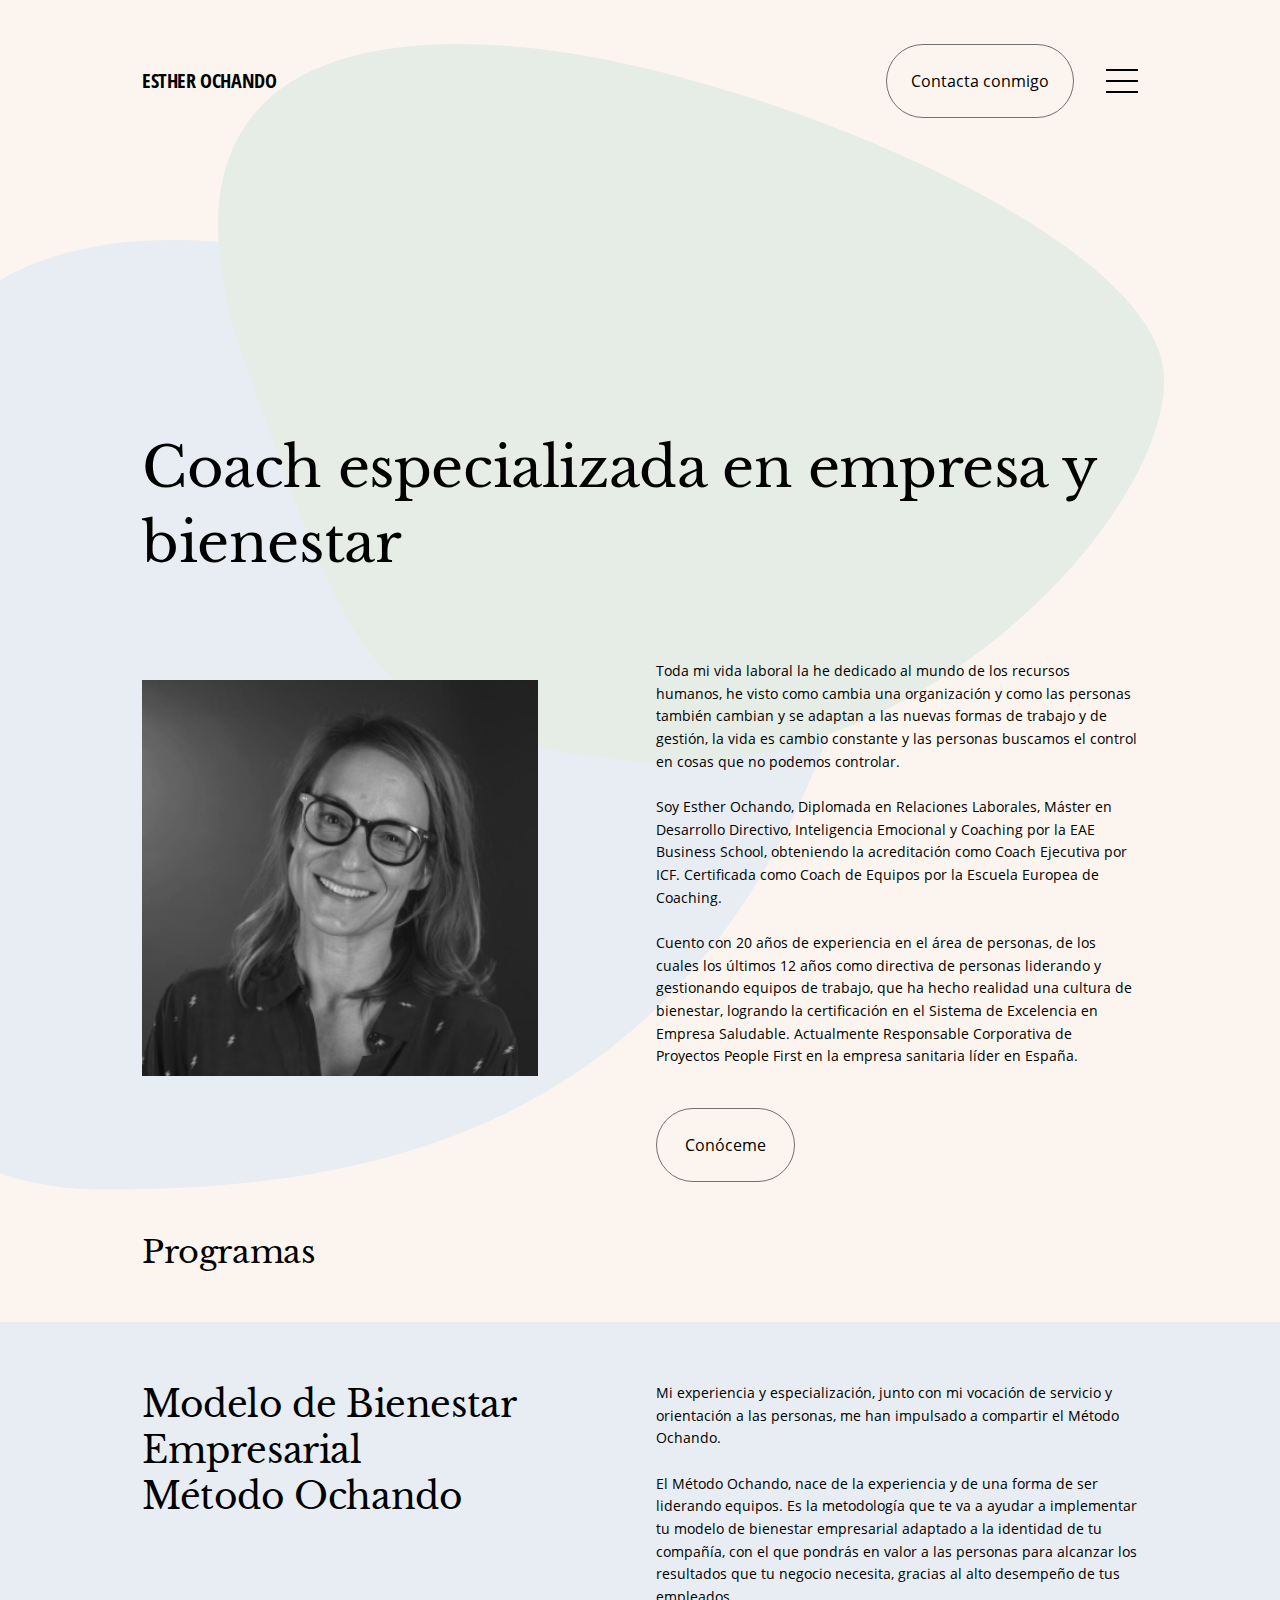
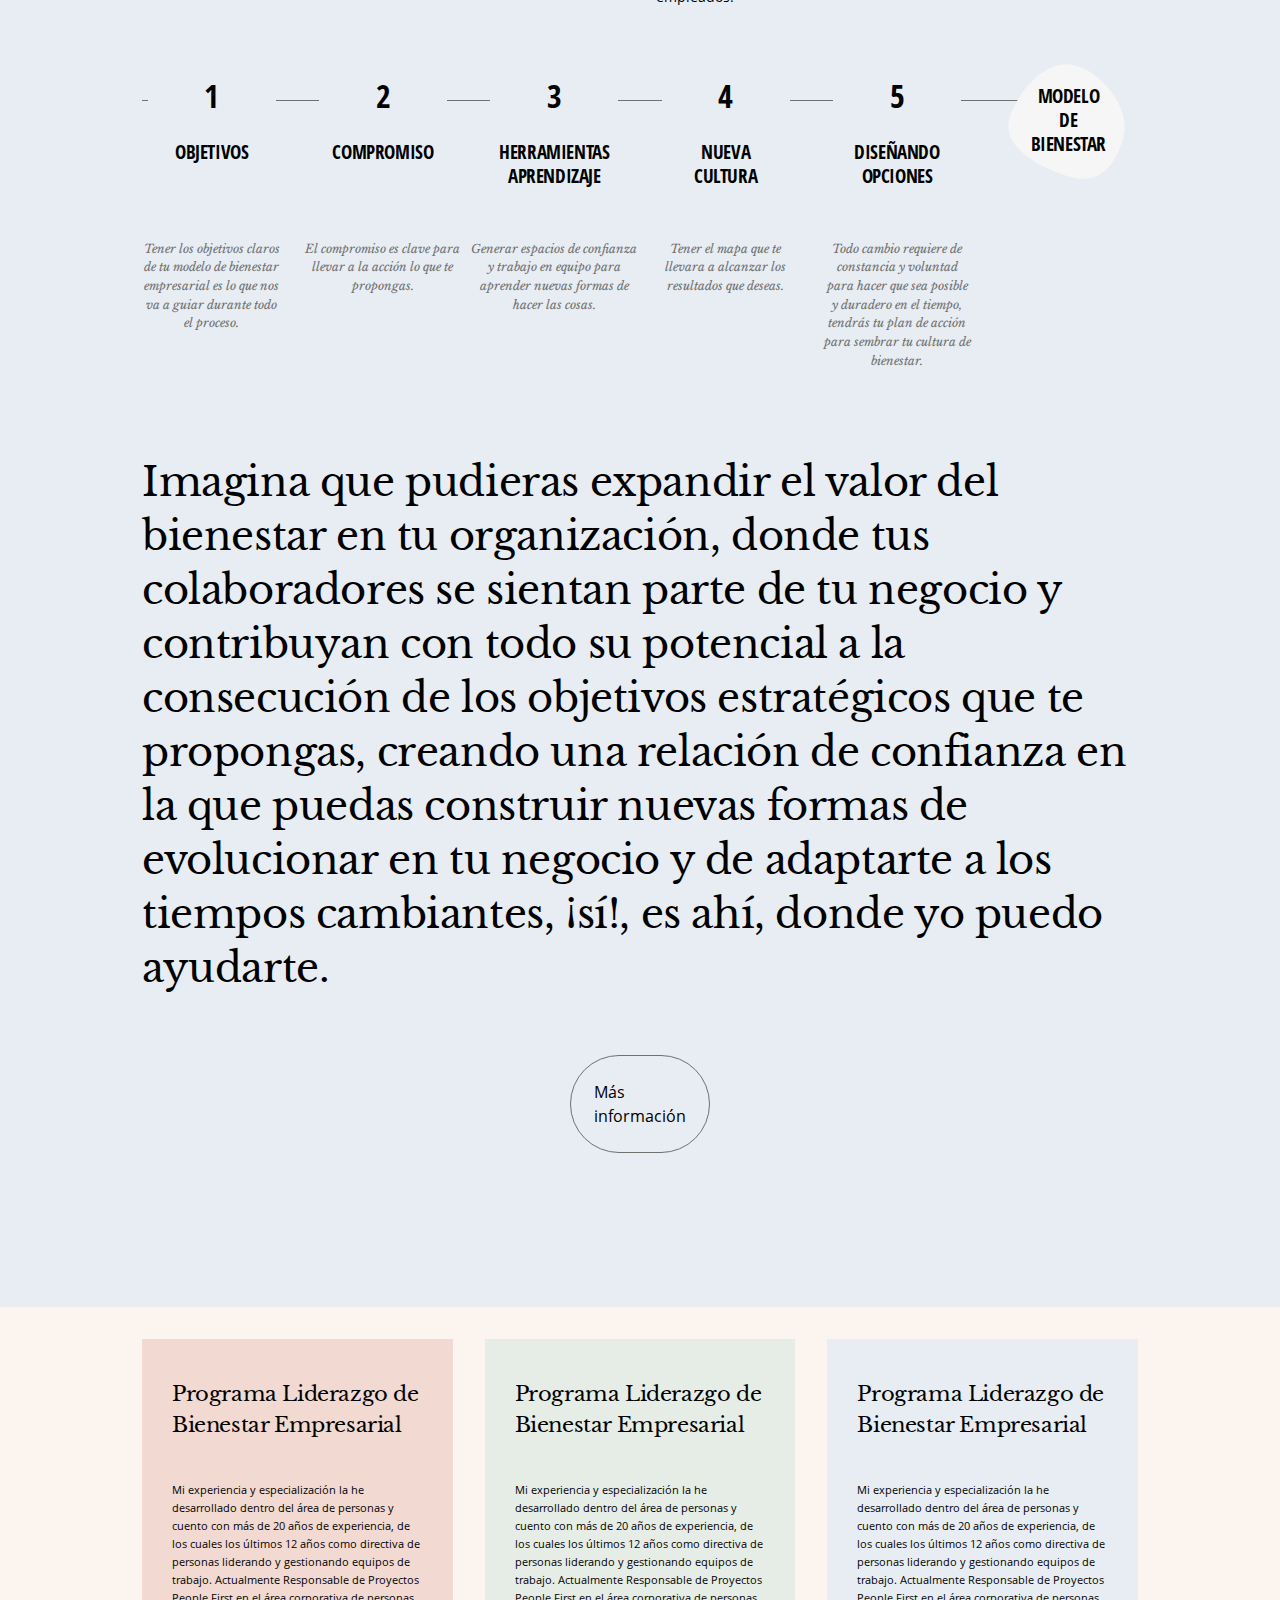
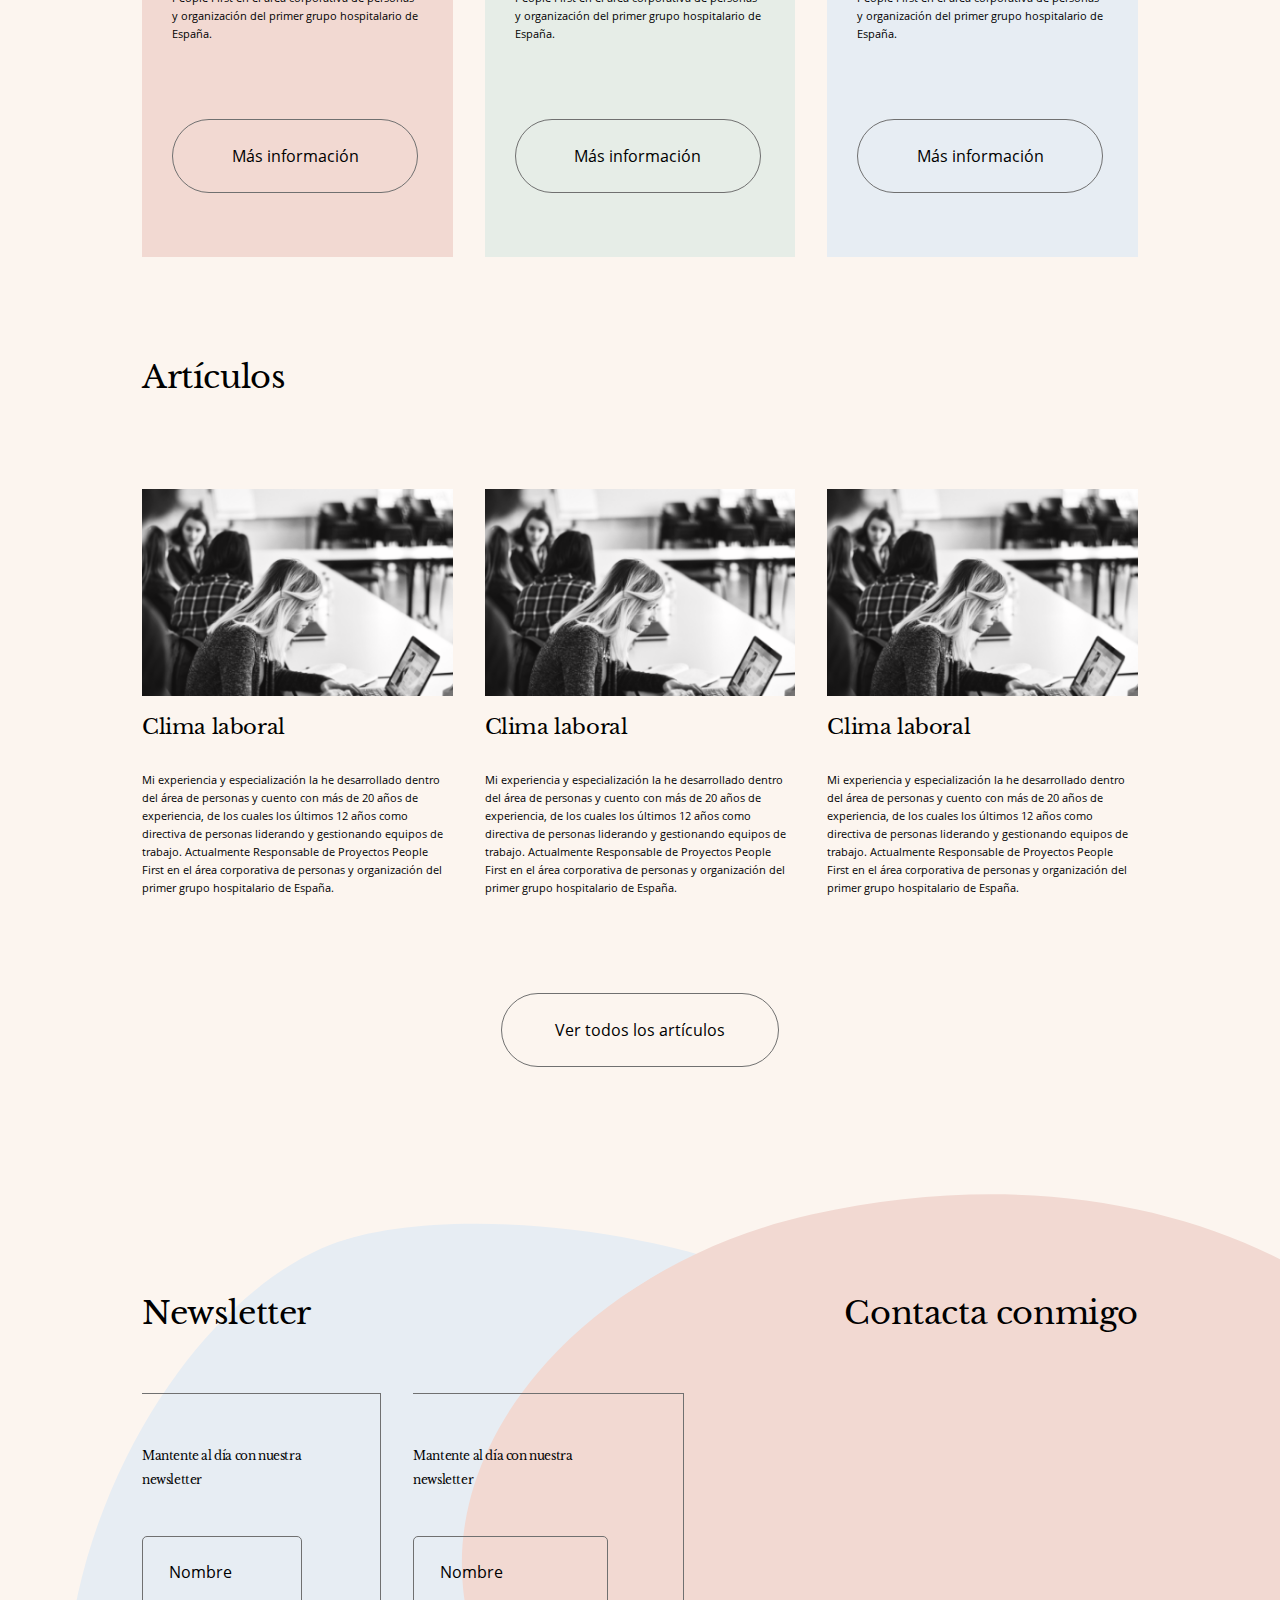
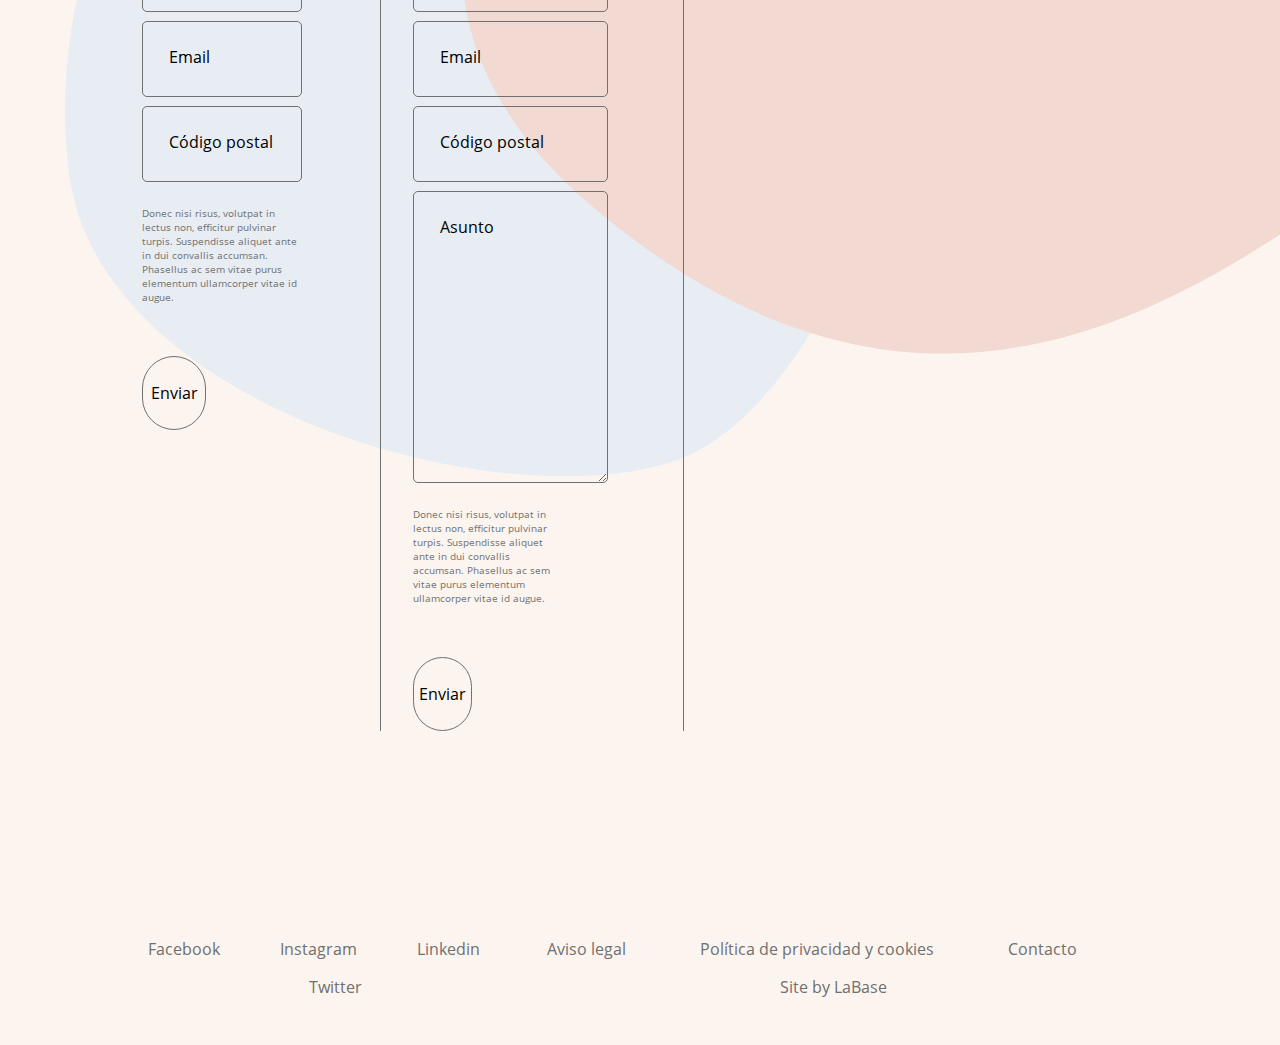
<file: assets/html/index.html>
<!DOCTYPE html>
<html lang="es">
<head>
    <meta charset="UTF-8">
    <meta http-equiv="X-UA-Compatible" content="IE=edge">
    <meta name="viewport" content="width=device-width, initial-scale=1.0">
    <link rel="stylesheet" href="../css/style.min.css">
    <link rel="preconnect" href="https://fonts.googleapis.com">
    <link rel="preconnect" href="https://fonts.gstatic.com" crossorigin>
    <link href="https://fonts.googleapis.com/css2?family=Libre+Baskerville:ital@1&display=swap" rel="stylesheet"> 
    <title>Index</title>
</head>
<body>

    <header class="och-header">
        <a href="" class="och-header-title">ESTHER OCHANDO</a>
        <div class="och-header-links-container">
            <a href="" class="och-btn">Contacta conmigo</a>
            <img src="../icon/menu-icon.svg" alt="" class="och-header-menu-icon">
        </div>
        
        <nav class="och-nav">
            <ul class="och-header-menu">
                <a href="">Inicio</a>
                <a href="">Quién soy</a>
                <a href="">Método Ochando</a>
                <a href="">Programas</a>
                <a href="">Blog</a>
                <a href="">Contacto</a>
            </ul>
        </nav>
    </header>

    <main class="och-container">
        <section class="och-section och-section-index-init">
            <h1 class="och-title">Coach especializada en empresa y bienestar</h1>
            <img src="../img/as_bio_01.png" alt="" class="och-img">
            <p class="och-description">
                Toda mi vida laboral la he dedicado al mundo de los recursos humanos, he visto como cambia una organización y como las personas también cambian y se adaptan a las nuevas formas de trabajo y de gestión, la vida es cambio constante y las personas buscamos el control en cosas que no podemos controlar.
                <br><br>
                Soy Esther Ochando, Diplomada en Relaciones Laborales, Máster en Desarrollo Directivo, Inteligencia Emocional y Coaching por la EAE Business School, obteniendo la acreditación como Coach Ejecutiva por ICF. Certificada como Coach de Equipos por la Escuela Europea de Coaching.
                <br><br>
                Cuento con 20 años de experiencia en el área de personas, de los cuales los últimos 12 años como directiva de personas liderando y gestionando equipos de trabajo, que ha hecho realidad una cultura de bienestar, logrando la certificación en el Sistema de Excelencia en Empresa Saludable. Actualmente Responsable Corporativa de Proyectos People First en la empresa sanitaria líder en España.
            </p>
            <a href="" class="och-btn">Conóceme</a>
        </section>

        <h2 class="och-section-title">Programas</h2>
        
        <section class="och-section och-section-index-metodo">
            <h2 class="och-section-title">Modelo de Bienestar Empresarial<br>Método Ochando</h2>
            <p class="och-description">
                Mi experiencia y especialización, junto con mi vocación de servicio y orientación a las personas, me han impulsado a compartir el Método Ochando.
                <br><br>
                El Método Ochando, nace de la experiencia y de una forma de ser liderando equipos. Es la metodología que te va a ayudar a implementar tu modelo de bienestar empresarial adaptado a la identidad de tu compañía, con el que pondrás en valor a las personas para alcanzar los resultados que tu negocio necesita, gracias al alto desempeño de tus empleados. 
            </p>
            <div class="och-list-container">
                <div class="och-carousel">
                    <div class="och-list">
                        <span class="och-list-enum">1</span>
                        <h3 class="och-list-title">OBJETIVOS</h3>
                        <p class="och-list-description">Tener los objetivos claros de tu modelo de bienestar empresarial es lo que nos va a guiar durante todo el proceso.</p>
                    </div>
                    <div class="och-list">
                        <span class="och-list-enum">2</span>
                        <h3 class="och-list-title">COMPROMISO</h3>
                        <p class="och-list-description">El compromiso es clave para llevar a la acción lo que te propongas.</p>
                    </div>
                    <div class="och-list">
                        <span class="och-list-enum">3</span>
                        <h3 class="och-list-title">HERRAMIENTAS APRENDIZAJE</h3>
                        <p class="och-list-description">Generar espacios de confianza y trabajo en equipo para aprender nuevas formas de hacer las cosas.</p>
                    </div>
                    <div class="och-list">
                        <span class="och-list-enum">4</span>
                        <h3 class="och-list-title">NUEVA CULTURA</h3>
                        <p class="och-list-description">Tener el mapa que te llevara a alcanzar los resultados que deseas.</p>
                    </div>
                    <div class="och-list">
                        <span class="och-list-enum">5</span>
                        <h3 class="och-list-title">DISEÑANDO OPCIONES</h3>
                        <p class="och-list-description">Todo cambio requiere de constancia y voluntad para hacer que sea posible y duradero en el tiempo, tendrás tu plan de acción para sembrar tu cultura de bienestar.</p>
                    </div>
                </div>
                <div class="och-list-controller-container">
                    <span class="och-list-controller" id="list-left"><img src="../icon/arrow-left.svg" alt=""></span>
                    <span class="och-list-controller" id="list-right"><img src="../icon/arrow-right.svg" alt=""></span>
                </div>
                <img src="../icon/bolb-1.svg" alt="" id="och-blob-1" class="och-blob">
            </div>
            <p class="och-description">
                Imagina que pudieras expandir el valor del bienestar en tu organización, donde tus colaboradores se sientan parte de tu negocio y contribuyan con todo su potencial a la consecución de los objetivos estratégicos que te propongas, creando una relación de confianza en la que puedas construir nuevas formas de evolucionar en tu negocio y de adaptarte a los tiempos cambiantes, ¡sí!, es ahí, donde yo puedo ayudarte.
            </p>
            <a href="" class="och-btn">Más información</a>
        </section>

        <section class="och-section och-section-index-programas">
            <div class="och-card och-card-red">
                <h3 class="och-card-title">Programa Liderazgo de Bienestar Empresarial</h3>
                <p class="och-card-description">Mi experiencia y especialización la he desarrollado dentro del área de personas y cuento con más de 20 años de experiencia, de los cuales los últimos 12 años como directiva de personas liderando y gestionando equipos de trabajo. Actualmente Responsable de Proyectos People First en el área corporativa de personas y organización del primer grupo hospitalario de España.</p>
                <a href="" class="och-btn">Más información</a>
            </div>
            <div class="och-card och-card-green">
                <h3 class="och-card-title">Programa Liderazgo de Bienestar Empresarial</h3>
                <p class="och-card-description">Mi experiencia y especialización la he desarrollado dentro del área de personas y cuento con más de 20 años de experiencia, de los cuales los últimos 12 años como directiva de personas liderando y gestionando equipos de trabajo. Actualmente Responsable de Proyectos People First en el área corporativa de personas y organización del primer grupo hospitalario de España.</p>
                <a href="" class="och-btn">Más información</a>
            </div>
            <div class="och-card och-card-blue">
                <h3 class="och-card-title">Programa Liderazgo de Bienestar Empresarial</h3>
                <p class="och-card-description">Mi experiencia y especialización la he desarrollado dentro del área de personas y cuento con más de 20 años de experiencia, de los cuales los últimos 12 años como directiva de personas liderando y gestionando equipos de trabajo. Actualmente Responsable de Proyectos People First en el área corporativa de personas y organización del primer grupo hospitalario de España.</p>
                <a href="" class="och-btn">Más información</a>
            </div>
        </section>

        <section class="och-section och-section-index-articulos">
            <h2 class="och-section-title">Artículos</h2>
            <div class="och-card">
                <a href=""><img src="../img/anthony-da-cruz-b4dNhklLF7I-unsplash.png" alt="" class="och-card-img"></a>
                <h3 class="och-card-title">Clima laboral</h3>
                <p class="och-card-description">Mi experiencia y especialización la he desarrollado dentro del área de personas y cuento con más de 20 años de experiencia, de los cuales los últimos 12 años como directiva de personas liderando y gestionando equipos de trabajo. Actualmente Responsable de Proyectos People First en el área corporativa de personas y organización del primer grupo hospitalario de España.</p>
            </div>
            <div class="och-card">
                <a href=""><img src="../img/anthony-da-cruz-b4dNhklLF7I-unsplash.png" alt="" class="och-card-img"></a>
                <h3 class="och-card-title">Clima laboral</h3>
                <p class="och-card-description">Mi experiencia y especialización la he desarrollado dentro del área de personas y cuento con más de 20 años de experiencia, de los cuales los últimos 12 años como directiva de personas liderando y gestionando equipos de trabajo. Actualmente Responsable de Proyectos People First en el área corporativa de personas y organización del primer grupo hospitalario de España.</p>
            </div>
            <div class="och-card">
                <a href=""><img src="../img/anthony-da-cruz-b4dNhklLF7I-unsplash.png" alt="" class="och-card-img"></a>
                <h3 class="och-card-title">Clima laboral</h3>
                <p class="och-card-description">Mi experiencia y especialización la he desarrollado dentro del área de personas y cuento con más de 20 años de experiencia, de los cuales los últimos 12 años como directiva de personas liderando y gestionando equipos de trabajo. Actualmente Responsable de Proyectos People First en el área corporativa de personas y organización del primer grupo hospitalario de España.</p>
            </div>
            <a href="" class="och-btn">Ver todos los artículos</a>
        </section>
    </main>

    <footer class="och-footer">

        <h2 class="och-section-title">Newsletter</h2>
        <form action="" class="och-form och-form-newsletter">
            <h3 class="och-form-title">Mantente al día con nuestra newsletter</h3>
            <input type="text" class="och-input" placeholder="Nombre">
            <input type="text" class="och-input" placeholder="Email">
            <input type="text" class="och-input" placeholder="Código postal">
            <p class="och-form-description">Donec nisi risus, volutpat in lectus non, efficitur pulvinar turpis. Suspendisse aliquet ante in dui convallis accumsan. Phasellus ac sem vitae purus elementum ullamcorper vitae id augue.</p>
            <button class="och-btn">Enviar</button>
            <svg xmlns="http://www.w3.org/2000/svg" width="880.8" height="925.599" viewbox="0 0 880.8 925.599" class="och-blob" id="och-blob-4">
                <path id="Trazado_11" data-name="Trazado 11" d="M529.3,924.011C343.97,894.366,0,680.317,0,495.5S213.489-31.185,442.463,2.289s422.378,237.868,437.453,397.9S714.622,953.657,529.3,924.011Z" transform="translate(0)" fill="#e7edf3"/>
            </svg> 
        </form>

        <h2 class="och-section-title">Contacta conmigo</h2>
        <form action="" class="och-form och-form-contacto">
            <h3 class="och-form-title">Mantente al día con nuestra newsletter</h3>
            <input type="text" class="och-input" placeholder="Nombre">
            <input type="text" class="och-input" placeholder="Email">
            <input type="text" class="och-input" placeholder="Código postal">
            <textarea name="" id="" rows="10" class="och-input" placeholder="Asunto"></textarea>
            <p class="och-form-description">Donec nisi risus, volutpat in lectus non, efficitur pulvinar turpis. Suspendisse aliquet ante in dui convallis accumsan. Phasellus ac sem vitae purus elementum ullamcorper vitae id augue.</p>
            <button class="och-btn">Enviar</button>
            <svg xmlns="http://www.w3.org/2000/svg" width="962.483" height="805.676" viewbox="0 0 962.483 805.676" class="och-blob" id="och-blob-5">
                <path id="Trazado_12" data-name="Trazado 12" d="M538.411-.867C255.073-101.19-69.4,42.652,38.272,382.971s343.352,390.5,545.47,390.5,395.869-56.422,395.869-258.2S821.749,99.456,538.411-.867Z" transform="translate(-17.128 32.209)" fill="#f2d9d2"/>
              </svg>
              
        </form>


        <nav class="och-footer-links">
            <ul class="och-rrss">
                <li><a href="">Facebook</a></li>
                <li><a href="">Instagram</a></li>
                <li><a href="">Linkedin</a></li>
                <li><a href="">Twitter</a></li>
            </ul>

            <ul class="och-info">
                <li><a href="">Aviso legal</a></li>
                <li><a href="">Política de privacidad y cookies</a></li>
                <li><a href="">Contacto</a></li>
                <li><a href="">Site by LaBase</a></li>
            </ul>
        </nav>

    </footer>
    
    <svg xmlns="http://www.w3.org/2000/svg" width="1032.673" height="949.503" viewbox="0 0 1032.673 949.503" class="och-blob" id="och-blob-2">
        <path id="Trazado_1" data-name="Trazado 1" d="M490.5,0C966.158,106.291,1125.311,30.726,981,448.5S520.812,927.87,249.917,927.87,0,696.2,0,448.5,14.842-106.291,490.5,0Z" transform="translate(0.377 21.633)" fill="#e7edf3"/>
    </svg>
    <svg xmlns="http://www.w3.org/2000/svg" width="946.188" height="719.131" viewbox="0 0 946.188 719.131" class="och-blob" id="och-blob-3">
        <path id="Trazado_2" data-name="Trazado 2" d="M306.355,17.807c221.659,22.944,633.066,188.61,633.066,331.652S684.077,757.091,410.212,731.184,125.038,620.437,24,343.657,84.7-5.138,306.355,17.807Z" transform="translate(6.766 -13.825)" fill="#e6ede7"/>
    </svg>

    <script src="../js/script.js"></script>
</body>
</html>
</file>
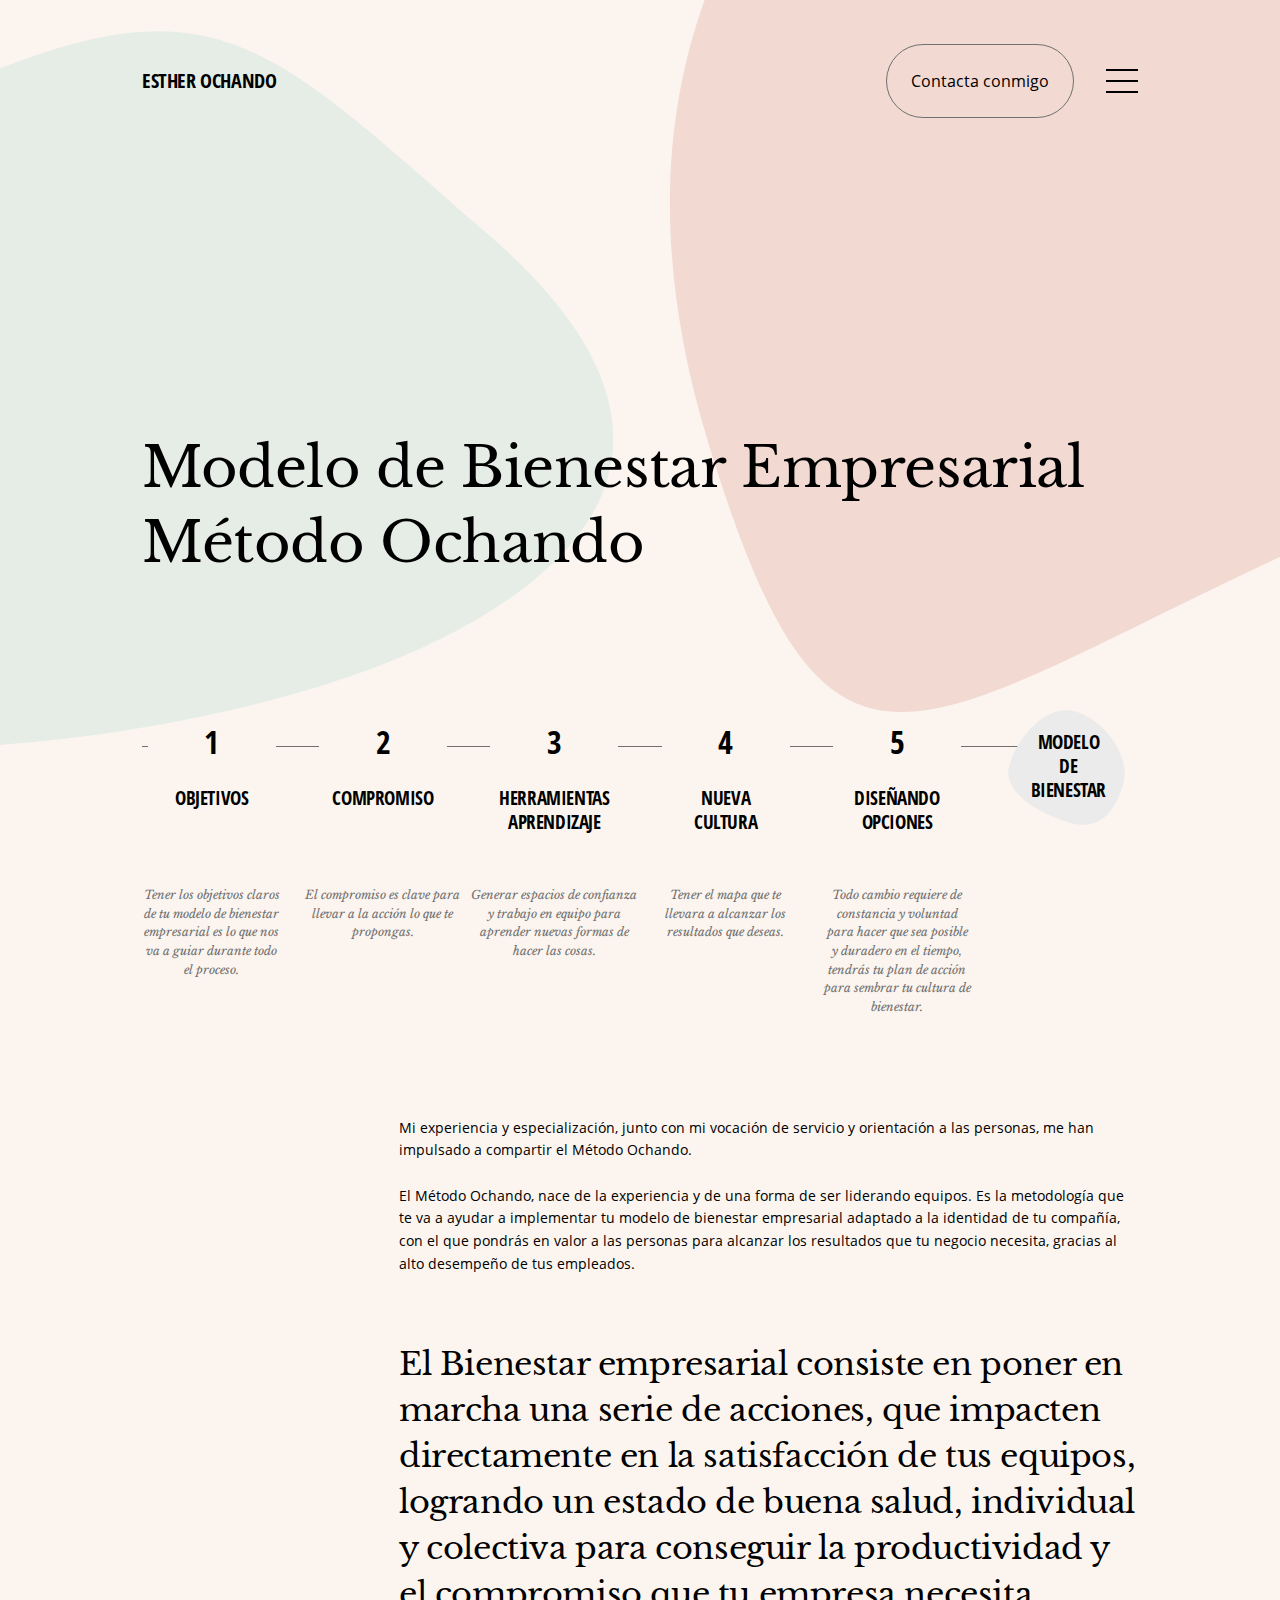
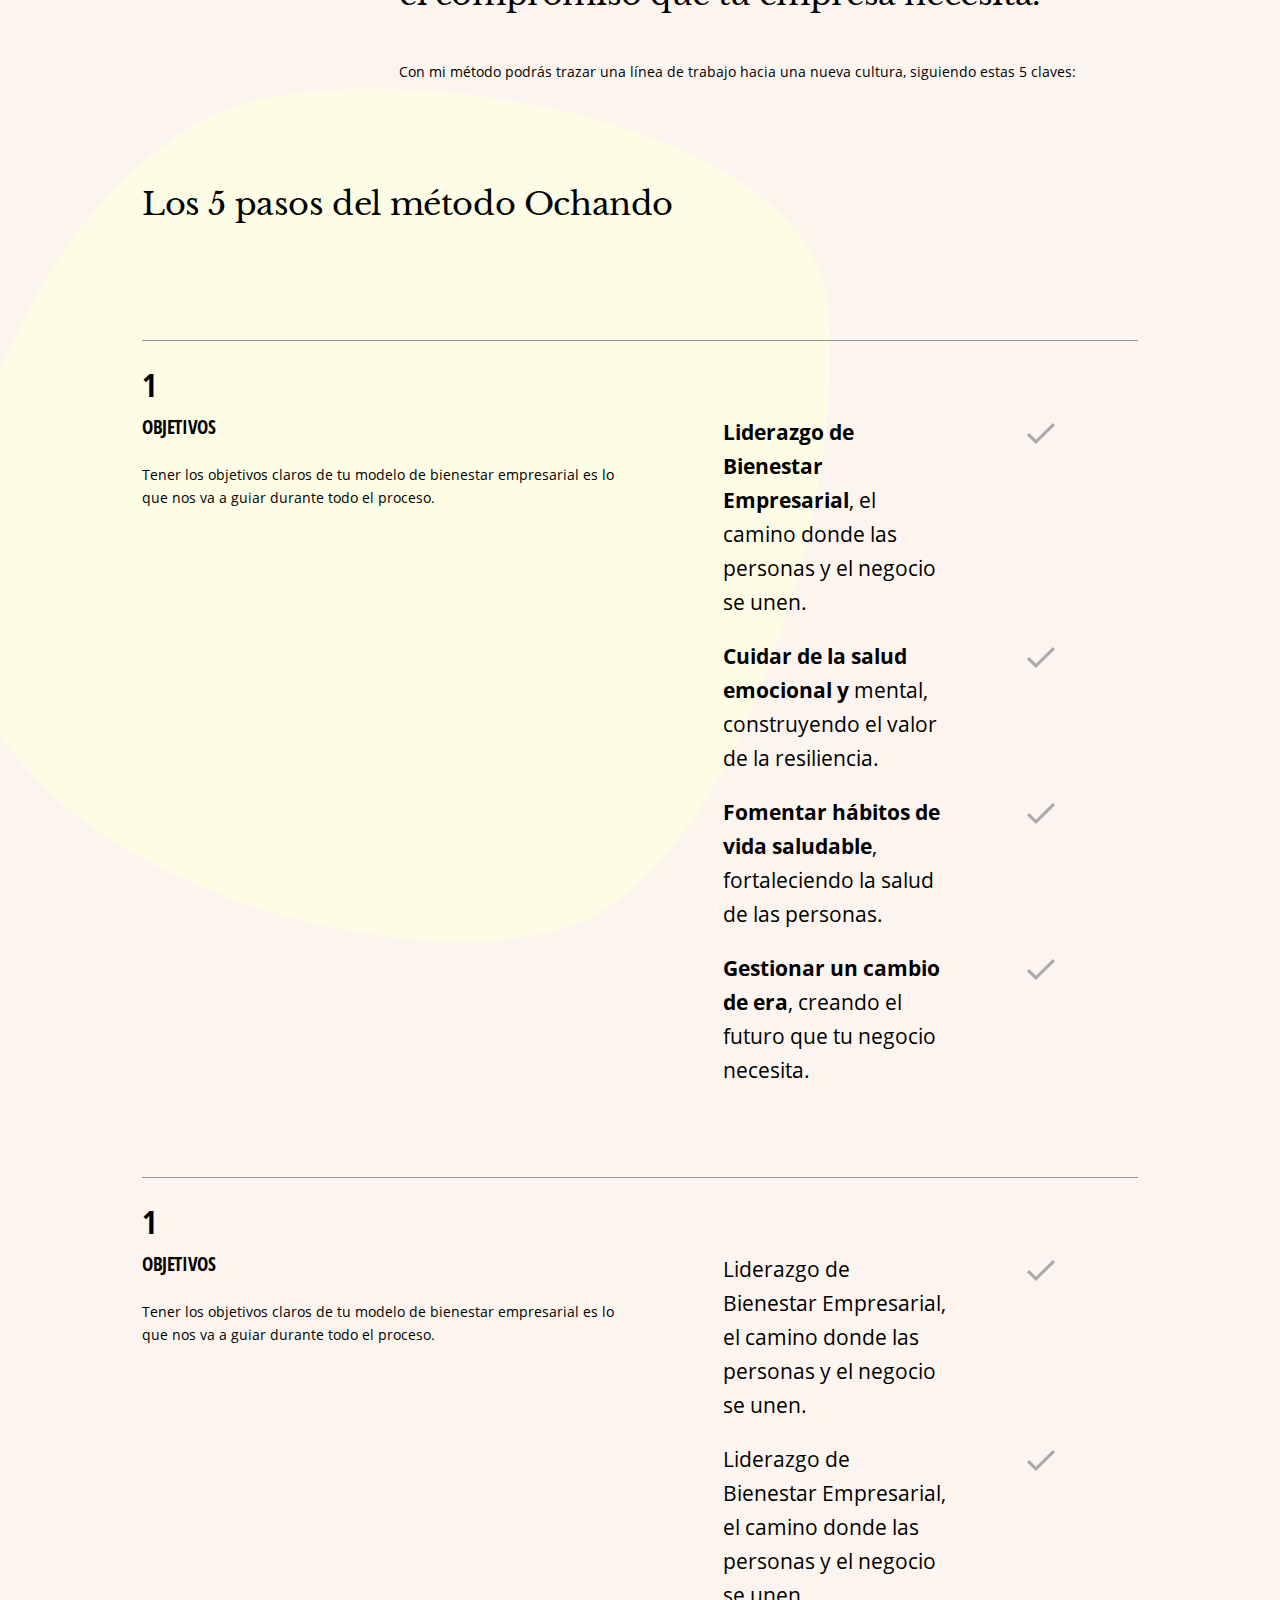
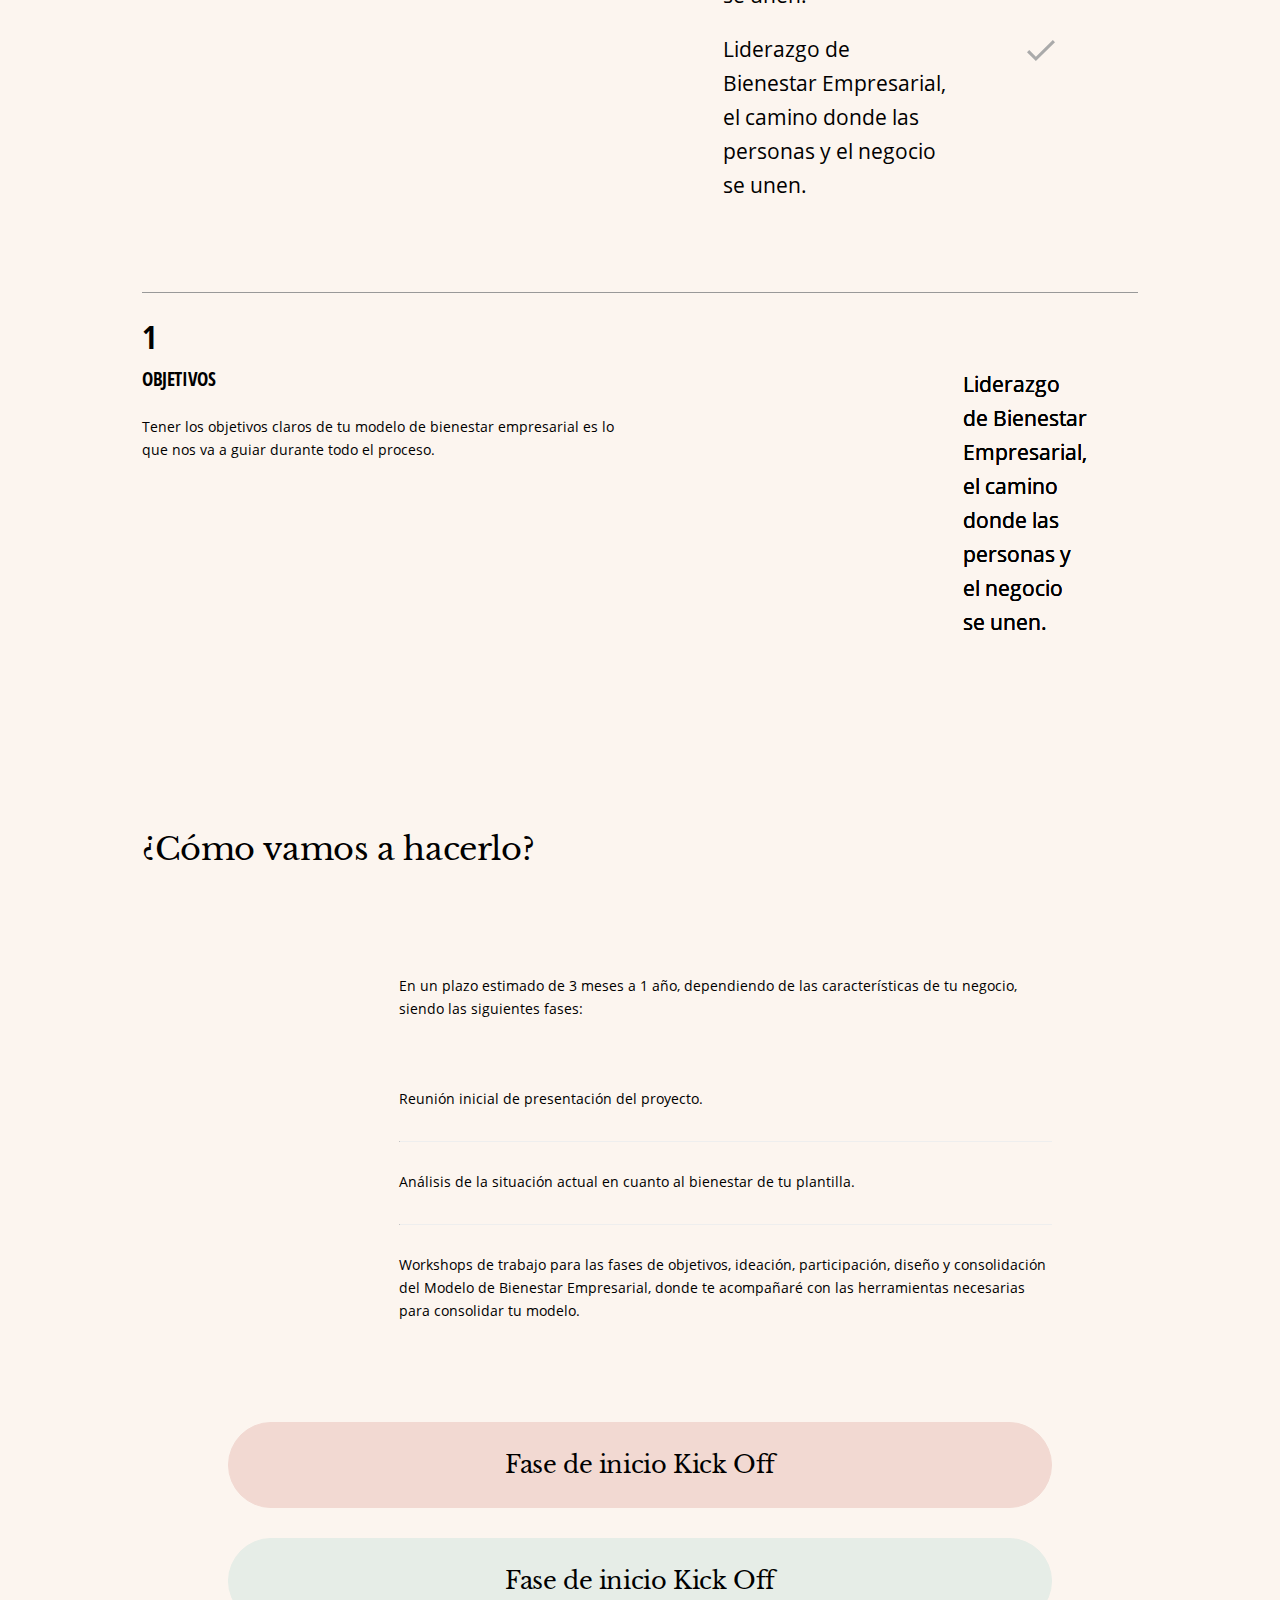
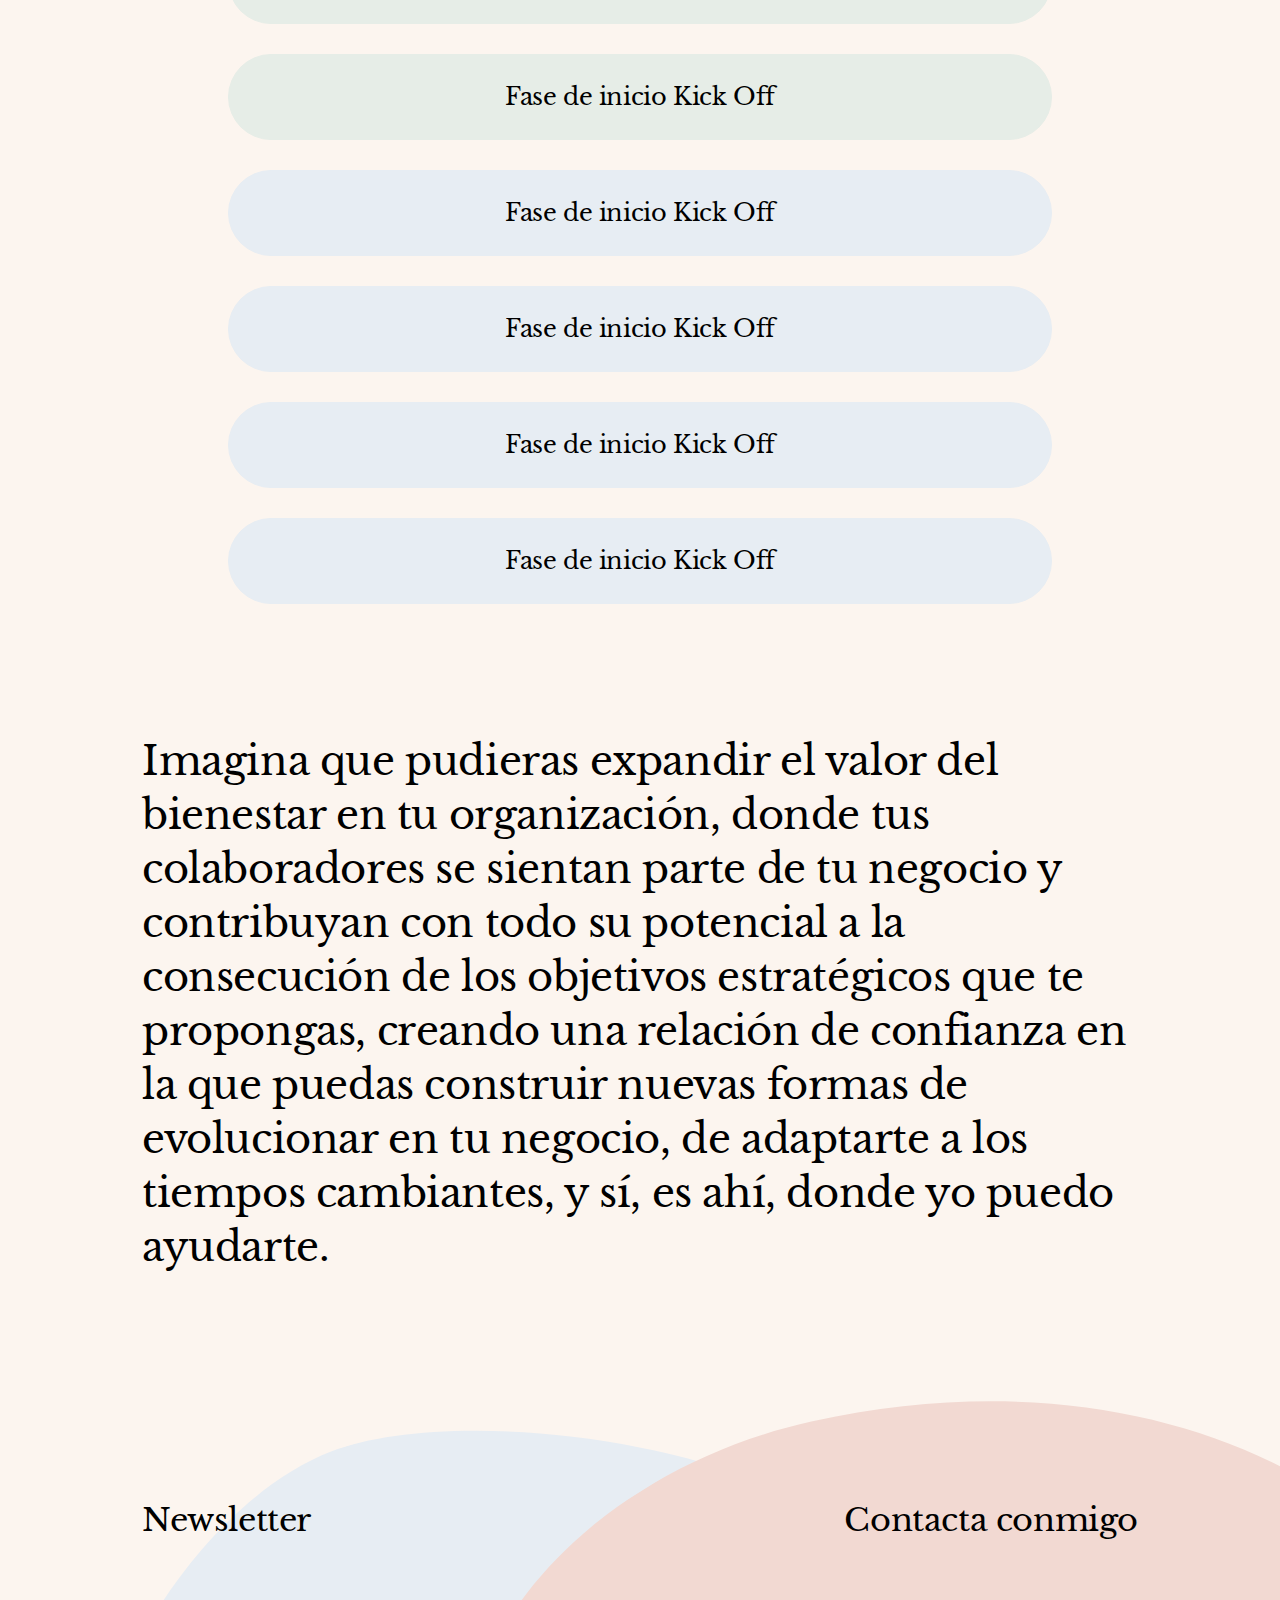
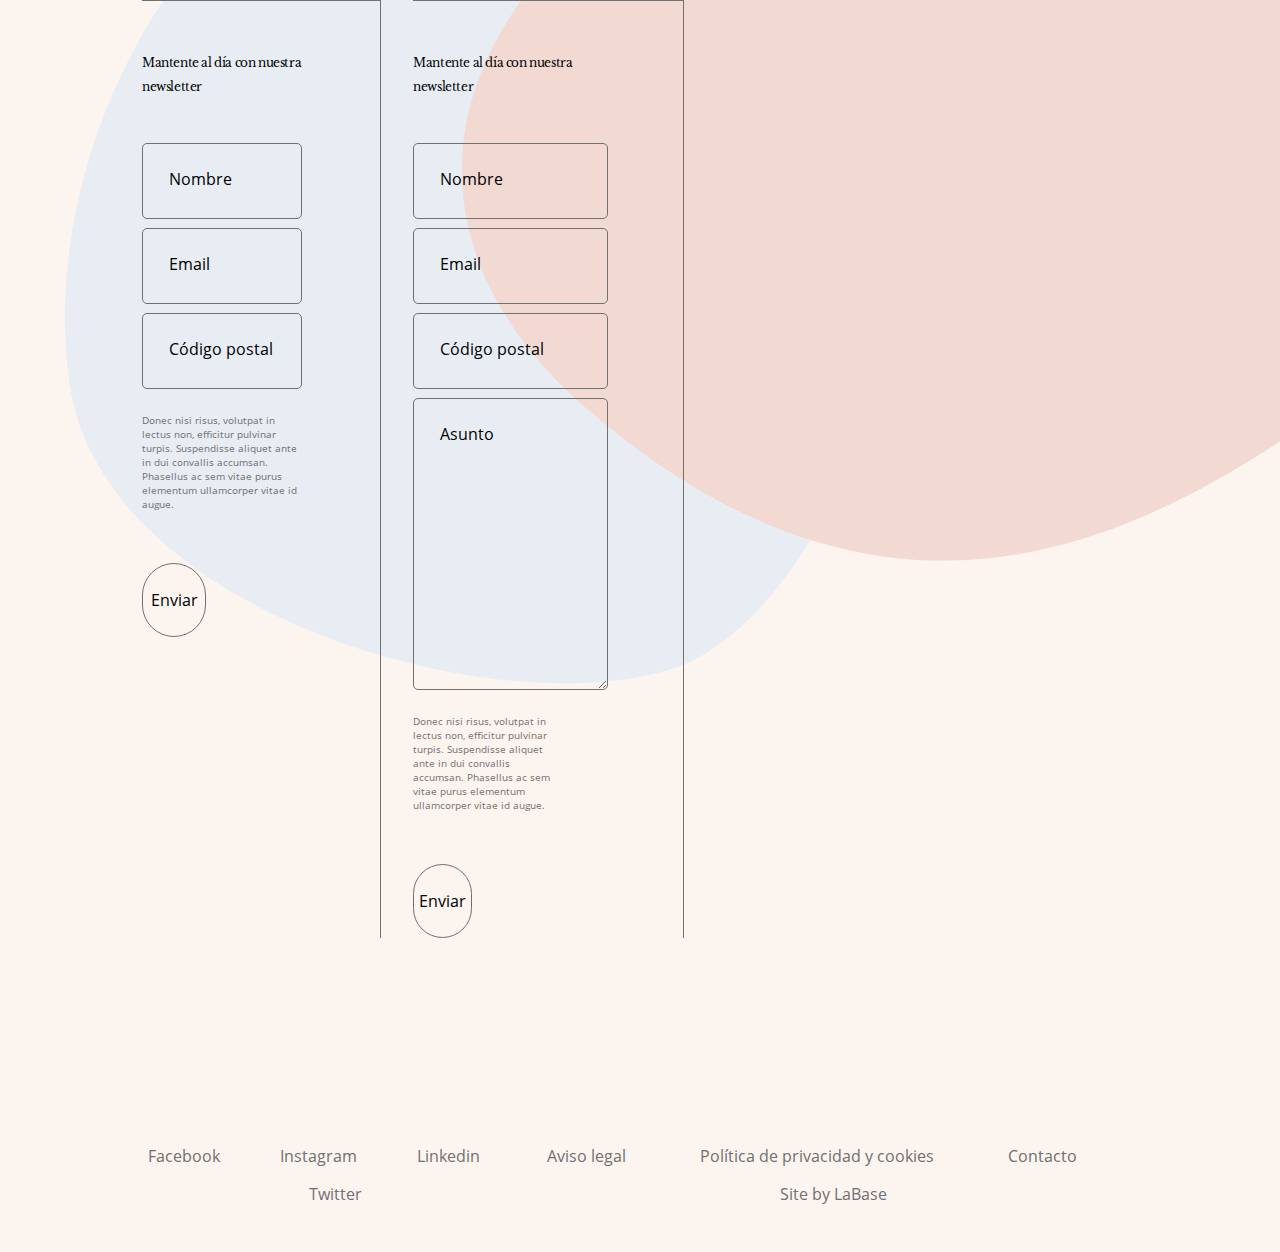
<file: assets/html/programa.html>
<!DOCTYPE html>
<html lang="es">
<head>
    <meta charset="UTF-8">
    <meta http-equiv="X-UA-Compatible" content="IE=edge">
    <meta name="viewport" content="width=device-width, initial-scale=1.0">
    <link rel="stylesheet" href="../css/style.min.css">
    <link rel="preconnect" href="https://fonts.googleapis.com">
    <link rel="preconnect" href="https://fonts.gstatic.com" crossorigin>
    <link href="https://fonts.googleapis.com/css2?family=Libre+Baskerville:ital@1&display=swap" rel="stylesheet"> 
    <title>Index</title>
</head>
<body>

    <header class="och-header">
        <a href="" class="och-header-title">ESTHER OCHANDO</a>
        <div class="och-header-links-container">
            <a href="" class="och-btn">Contacta conmigo</a>
            <img src="../icon/menu-icon.svg" alt="" class="och-header-menu-icon">
        </div>
        
        <nav class="och-nav">
            <ul class="och-header-menu">
                <a href="">Inicio</a>
                <a href="">Quién soy</a>
                <a href="">Método Ochando</a>
                <a href="">Programas</a>
                <a href="">Blog</a>
                <a href="">Contacto</a>
            </ul>
        </nav>
    </header>

    <main class="och-container">

        <section class="och-section och-section-programas-init">
            <h1 class="och-title">Modelo de Bienestar Empresarial <br>
                Método Ochando</h1>
        </section>

        <section class="och-section och-section-programas-pasos">
            <div class="och-list-container">
                <div class="och-carousel">
                    <div class="och-list">
                        <span class="och-list-enum">1</span>
                        <h3 class="och-list-title">OBJETIVOS</h3>
                        <p class="och-list-description">Tener los objetivos claros de tu modelo de bienestar empresarial es lo que nos va a guiar durante todo el proceso.</p>
                    </div>
                    <div class="och-list">
                        <span class="och-list-enum">2</span>
                        <h3 class="och-list-title">COMPROMISO</h3>
                        <p class="och-list-description">El compromiso es clave para llevar a la acción lo que te propongas.</p>
                    </div>
                    <div class="och-list">
                        <span class="och-list-enum">3</span>
                        <h3 class="och-list-title">HERRAMIENTAS APRENDIZAJE</h3>
                        <p class="och-list-description">Generar espacios de confianza y trabajo en equipo para aprender nuevas formas de hacer las cosas.</p>
                    </div>
                    <div class="och-list">
                        <span class="och-list-enum">4</span>
                        <h3 class="och-list-title">NUEVA CULTURA</h3>
                        <p class="och-list-description">Tener el mapa que te llevara a alcanzar los resultados que deseas.</p>
                    </div>
                    <div class="och-list">
                        <span class="och-list-enum">5</span>
                        <h3 class="och-list-title">DISEÑANDO OPCIONES</h3>
                        <p class="och-list-description">Todo cambio requiere de constancia y voluntad para hacer que sea posible y duradero en el tiempo, tendrás tu plan de acción para sembrar tu cultura de bienestar.</p>
                    </div>
                </div>
                <div class="och-list-controller-container">
                    <span class="och-list-controller" id="list-left"><img src="../icon/arrow-left.svg" alt=""></span>
                    <span class="och-list-controller" id="list-right"><img src="../icon/arrow-right.svg" alt=""></span>
                </div>
                <img src="../icon/bolb-2.svg" alt="" id="och-blob-1" class="och-blob">
            </div>
        </section>

        <section class="och-section och-section-programas-text">
            <p class="och-description">
                Mi experiencia y especialización, junto con mi vocación de servicio y orientación a las personas, me han impulsado a compartir el Método Ochando.
                <br><br>
                El Método Ochando, nace de la experiencia y de una forma de ser liderando equipos. Es la metodología que te va a ayudar a implementar tu modelo de bienestar empresarial adaptado a la identidad de tu compañía, con el que pondrás en valor a las personas para alcanzar los resultados que tu negocio necesita, gracias al alto desempeño de tus empleados. </p>
            <p class="och-description och-programas-description">El Bienestar empresarial consiste en poner en marcha una serie de acciones, que impacten directamente en la satisfacción de tus equipos, logrando un estado de buena salud, individual y colectiva para conseguir la productividad y el compromiso que tu empresa necesita.</p>
            <p class="och-description">Con mi método podrás trazar una línea de trabajo hacia una nueva cultura, siguiendo estas 5 claves:</p>
        </section>

        <section class="och-section och-section-programas-extended-pasos">
            <h2 class="och-section-title">Los 5 pasos del método Ochando</h2>
            <div class="och-list-extended-container">
                <div class="och-list-extended">
                    <span class="och-list-enum">1</span>
                    <h3 class="och-list-title">OBJETIVOS</h3>
                    <p class="och-description">Tener los objetivos claros de tu modelo de bienestar empresarial es lo que nos va a guiar durante todo el proceso.</p>
                    <ul class="och-list-list">
                        <li><strong>Liderazgo de Bienestar Empresarial</strong>, el camino donde las personas y el negocio se unen.</li><img src="../icon/check.svg" alt="">
                        <li><strong>Cuidar de la salud emocional y</strong> mental, construyendo el valor de la resiliencia.</li><img src="../icon/check.svg" alt="">
                        <li><strong>Fomentar hábitos de vida saludable</strong>, fortaleciendo la salud de las personas.</li><img src="../icon/check.svg" alt="">
                        <li><strong>Gestionar un cambio de era</strong>, creando el futuro que tu negocio necesita.</li><img src="../icon/check.svg" alt="">
                    </ul>
                </div>
                <div class="och-list-extended">
                    <span class="och-list-enum">1</span>
                    <h3 class="och-list-title">OBJETIVOS</h3>
                    <p class="och-description">Tener los objetivos claros de tu modelo de bienestar empresarial es lo que nos va a guiar durante todo el proceso.</p>
                    <ul class="och-list-list">
                        <li>Liderazgo de Bienestar Empresarial, el camino donde las personas y el negocio se unen.</li><img src="../icon/check.svg" alt="">
                        <li>Liderazgo de Bienestar Empresarial, el camino donde las personas y el negocio se unen.</li><img src="../icon/check.svg" alt="">
                        <li>Liderazgo de Bienestar Empresarial, el camino donde las personas y el negocio se unen.</li><img src="../icon/check.svg" alt="">
                    </ul>
                </div>
                <div class="och-list-extended">
                    <span class="och-list-enum">1</span>
                    <h3 class="och-list-title">OBJETIVOS</h3>
                    <p class="och-description">Tener los objetivos claros de tu modelo de bienestar empresarial es lo que nos va a guiar durante todo el proceso.</p>
                    <ul class="och-list-list">
                        <li class="och-description">Liderazgo de Bienestar Empresarial, el camino donde las personas y el negocio se unen.</li>
                        <li class="och-description">Liderazgo de Bienestar Empresarial, el camino donde las personas y el negocio se unen.</li>
                        <li class="och-description">Liderazgo de Bienestar Empresarial, el camino donde las personas y el negocio se unen.</li>
                    </ul>
                </div>
            </div>
            <svg xmlns="http://www.w3.org/2000/svg" width="1132.524" height="1101.809" viewbox="0 0 1132.524 1101.809" class="och-blob" id="och-blob-6">
                <path id="Trazado_73" data-name="Trazado 73" d="M529.3,924.011C343.97,894.366,0,680.317,0,495.5S213.489-31.185,442.463,2.289s422.378,237.868,437.453,397.9S714.622,953.657,529.3,924.011Z" transform="translate(242.781 1101.809) rotate(-106)" fill="#fdfde5"/>
            </svg>
              
        </section>

        <section class="och-section och-section-programas-procedimiento">
            <h2 class="och-section-title">¿Cómo vamos a hacerlo?</h2>
            <div class="och-description">En un plazo estimado de 3 meses a 1 año, dependiendo de las características de tu negocio, siendo las siguientes fases:</div>
            <div class="och-description">
                Reunión inicial de presentación del proyecto.
                <br><br><hr style="border-top: 0px;"><br>
                Análisis de la situación actual en cuanto al bienestar de tu plantilla.
                <br><br><hr style="border-top: 0px;"><br>
                Workshops de trabajo para las fases de objetivos, ideación, participación, diseño y consolidación del Modelo de Bienestar Empresarial, donde te acompañaré con las herramientas necesarias para consolidar tu modelo.
            </div>
            <span class="och-btn och-btn-red">Fase de inicio Kick Off</span>
            <span class="och-btn och-btn-green">Fase de inicio Kick Off</span>
            <span class="och-btn och-btn-green">Fase de inicio Kick Off</span>
            <span class="och-btn och-btn-blue">Fase de inicio Kick Off</span>
            <span class="och-btn och-btn-blue">Fase de inicio Kick Off</span>
            <span class="och-btn och-btn-blue">Fase de inicio Kick Off</span>
            <span class="och-btn och-btn-blue">Fase de inicio Kick Off</span>
        </section>

        <section class="och-section och-section-programas-slogan">
            <p class="och-section-title">
                Imagina que pudieras expandir el valor del bienestar en tu organización, donde tus colaboradores se sientan parte de tu negocio y contribuyan con todo su potencial a la consecución de los objetivos estratégicos que te propongas, creando una relación de confianza en la que puedas construir nuevas formas de evolucionar en tu negocio, de adaptarte a los tiempos cambiantes, y sí, es ahí, donde yo puedo ayudarte.
            </p>
        </section>

    </main>

    <footer class="och-footer">

        <h2 class="och-section-title">Newsletter</h2>
        <form action="" class="och-form och-form-newsletter">
            <h3 class="och-form-title">Mantente al día con nuestra newsletter</h3>
            <input type="text" class="och-input" placeholder="Nombre">
            <input type="text" class="och-input" placeholder="Email">
            <input type="text" class="och-input" placeholder="Código postal">
            <p class="och-form-description">Donec nisi risus, volutpat in lectus non, efficitur pulvinar turpis. Suspendisse aliquet ante in dui convallis accumsan. Phasellus ac sem vitae purus elementum ullamcorper vitae id augue.</p>
            <button class="och-btn">Enviar</button>
            <svg xmlns="http://www.w3.org/2000/svg" width="880.8" height="925.599" viewbox="0 0 880.8 925.599" class="och-blob" id="och-blob-4">
                <path id="Trazado_11" data-name="Trazado 11" d="M529.3,924.011C343.97,894.366,0,680.317,0,495.5S213.489-31.185,442.463,2.289s422.378,237.868,437.453,397.9S714.622,953.657,529.3,924.011Z" transform="translate(0)" fill="#e7edf3"/>
            </svg> 
        </form>

        <h2 class="och-section-title">Contacta conmigo</h2>
        <form action="" class="och-form och-form-contacto">
            <h3 class="och-form-title">Mantente al día con nuestra newsletter</h3>
            <input type="text" class="och-input" placeholder="Nombre">
            <input type="text" class="och-input" placeholder="Email">
            <input type="text" class="och-input" placeholder="Código postal">
            <textarea name="" id="" rows="10" class="och-input" placeholder="Asunto"></textarea>
            <p class="och-form-description">Donec nisi risus, volutpat in lectus non, efficitur pulvinar turpis. Suspendisse aliquet ante in dui convallis accumsan. Phasellus ac sem vitae purus elementum ullamcorper vitae id augue.</p>
            <button class="och-btn">Enviar</button>
            <svg xmlns="http://www.w3.org/2000/svg" width="962.483" height="805.676" viewbox="0 0 962.483 805.676" class="och-blob" id="och-blob-5">
                <path id="Trazado_12" data-name="Trazado 12" d="M538.411-.867C255.073-101.19-69.4,42.652,38.272,382.971s343.352,390.5,545.47,390.5,395.869-56.422,395.869-258.2S821.749,99.456,538.411-.867Z" transform="translate(-17.128 32.209)" fill="#f2d9d2"/>
              </svg>
              
        </form>


        <nav class="och-footer-links">
            <ul class="och-rrss">
                <li><a href="">Facebook</a></li>
                <li><a href="">Instagram</a></li>
                <li><a href="">Linkedin</a></li>
                <li><a href="">Twitter</a></li>
            </ul>

            <ul class="och-info">
                <li><a href="">Aviso legal</a></li>
                <li><a href="">Política de privacidad y cookies</a></li>
                <li><a href="">Contacto</a></li>
                <li><a href="">Site by LaBase</a></li>
            </ul>
        </nav>

    </footer>

    <svg xmlns="http://www.w3.org/2000/svg" width="1363.525" height="1331.104" viewbox="0 0 1363.525 1331.104" class="och-blob" id="och-blob-7">
        <path id="Trazado_1" data-name="Trazado 1" d="M490.5,0C966.158,106.291,1125.311,30.726,981,448.5S520.812,927.87,249.917,927.87,0,696.2,0,448.5,14.842-106.291,490.5,0Z" transform="translate(1352.707 811.717) rotate(151)" fill="#f2d9d2"/>
    </svg>
    <svg xmlns="http://www.w3.org/2000/svg" width="1176.196" height="1087.687" viewbox="0 0 1176.196 1087.687" class="och-blob" id="och-blob-8">
        <path id="Trazado_2" data-name="Trazado 2" d="M306.355,17.807c221.659,22.944,633.066,188.61,633.066,331.652S684.077,757.091,410.212,731.184,125.038,620.437,24,343.657,84.7-5.138,306.355,17.807Z" transform="translate(1176.98 644.338) rotate(151)" fill="#e6ede7"/>
    </svg>
      

    <script src="../js/script.js"></script>
</body>
</html>
</file>
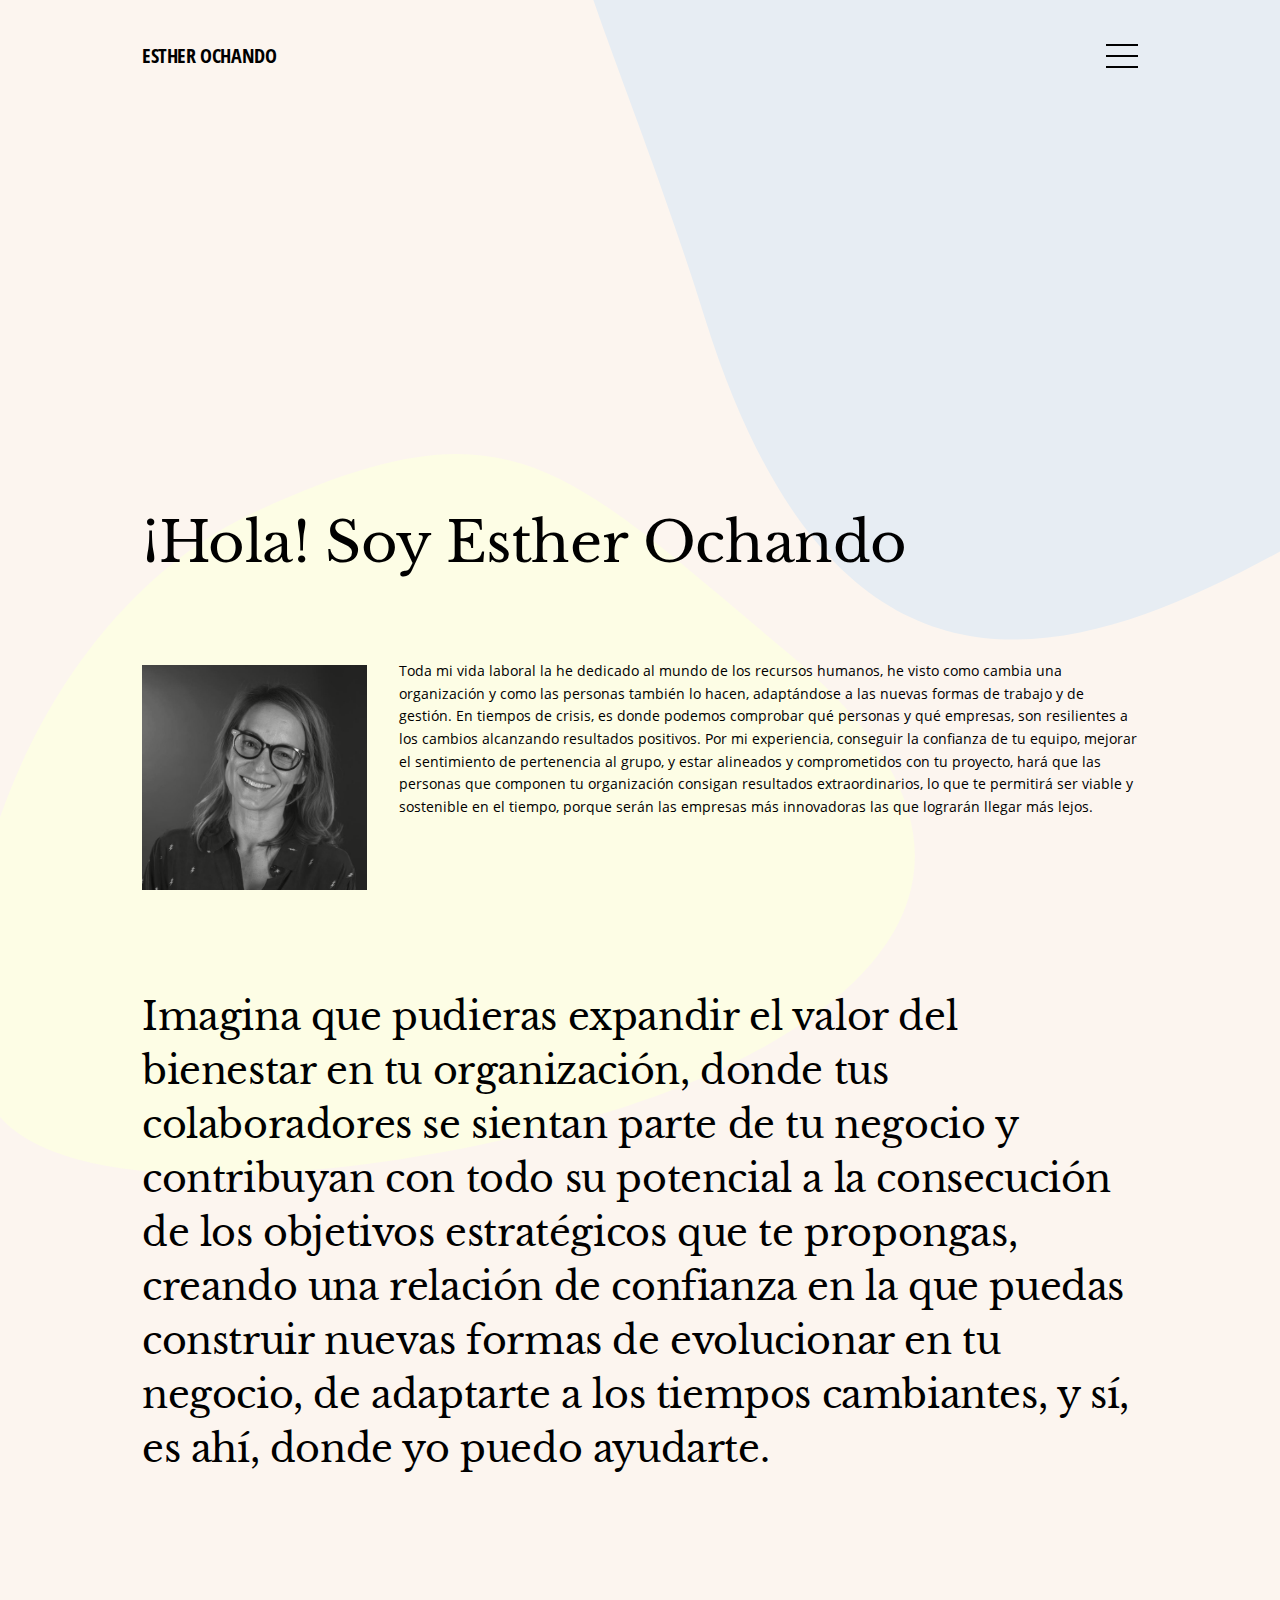
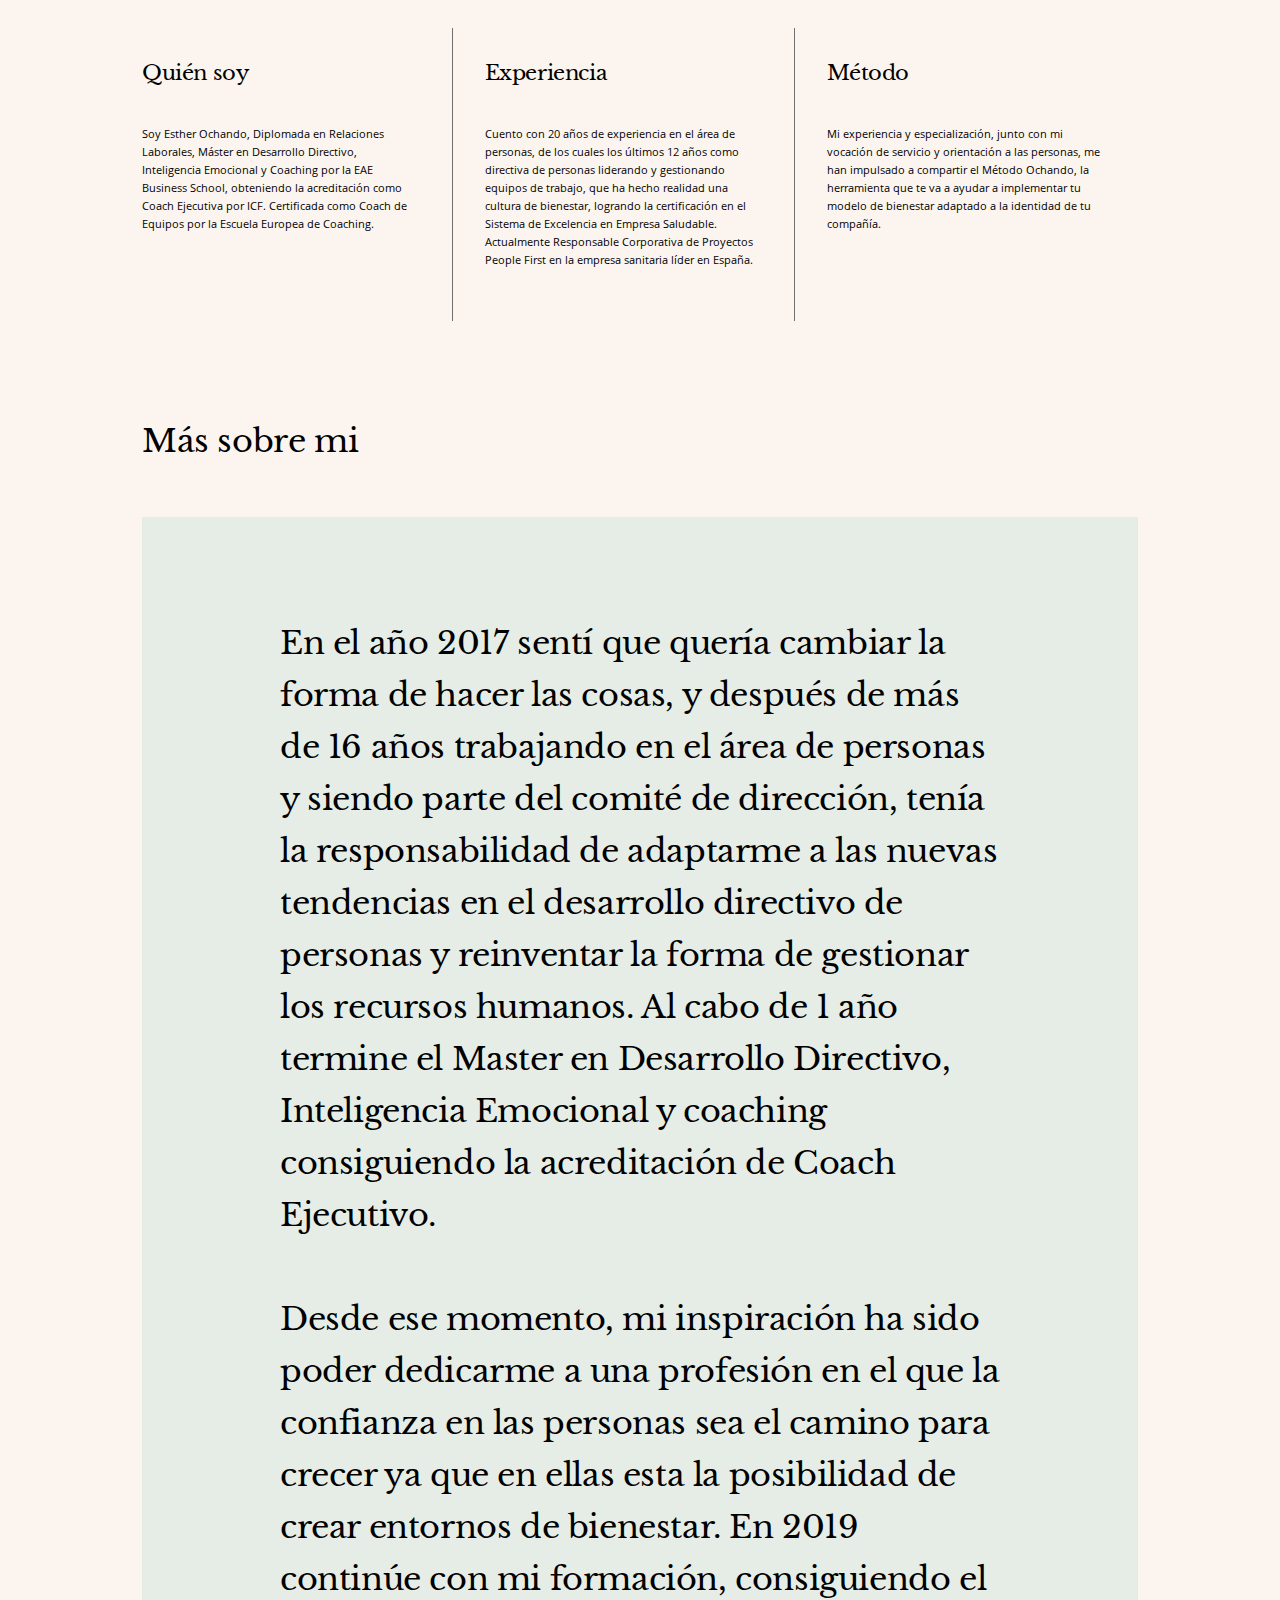
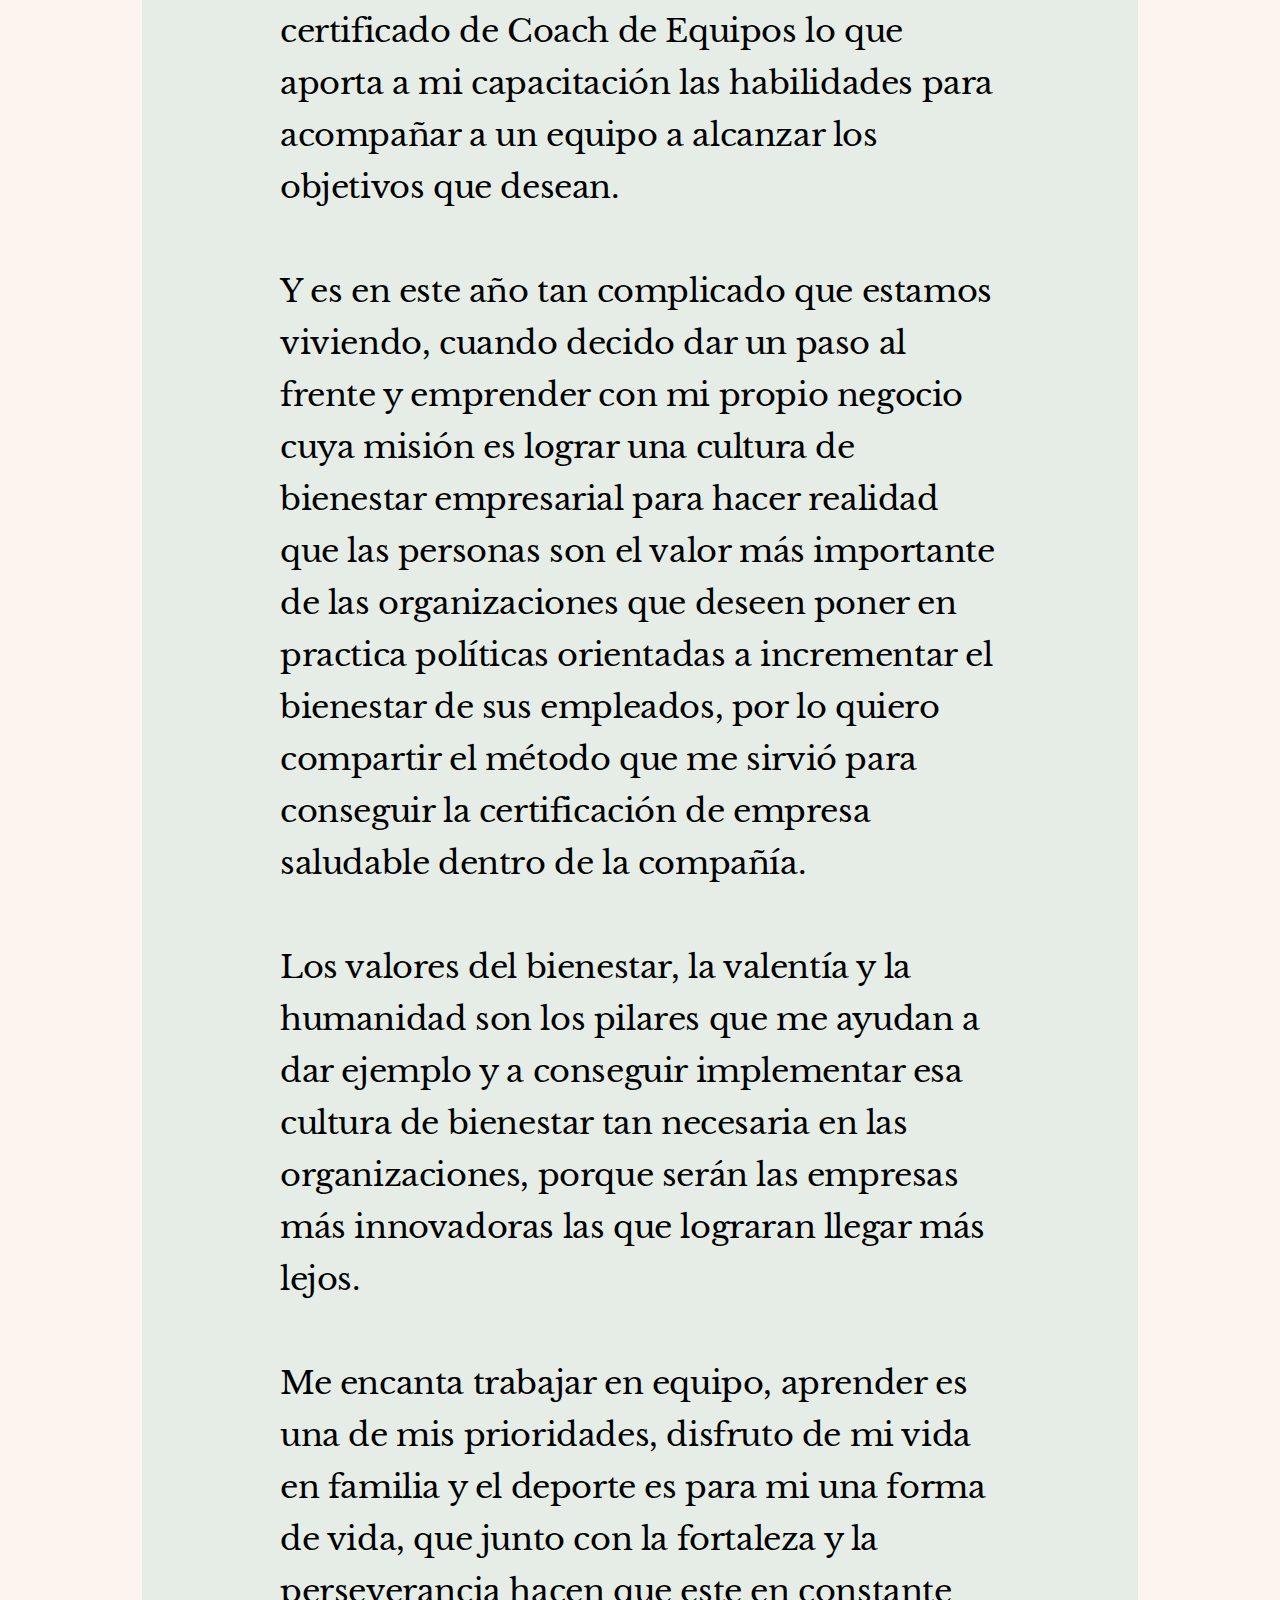
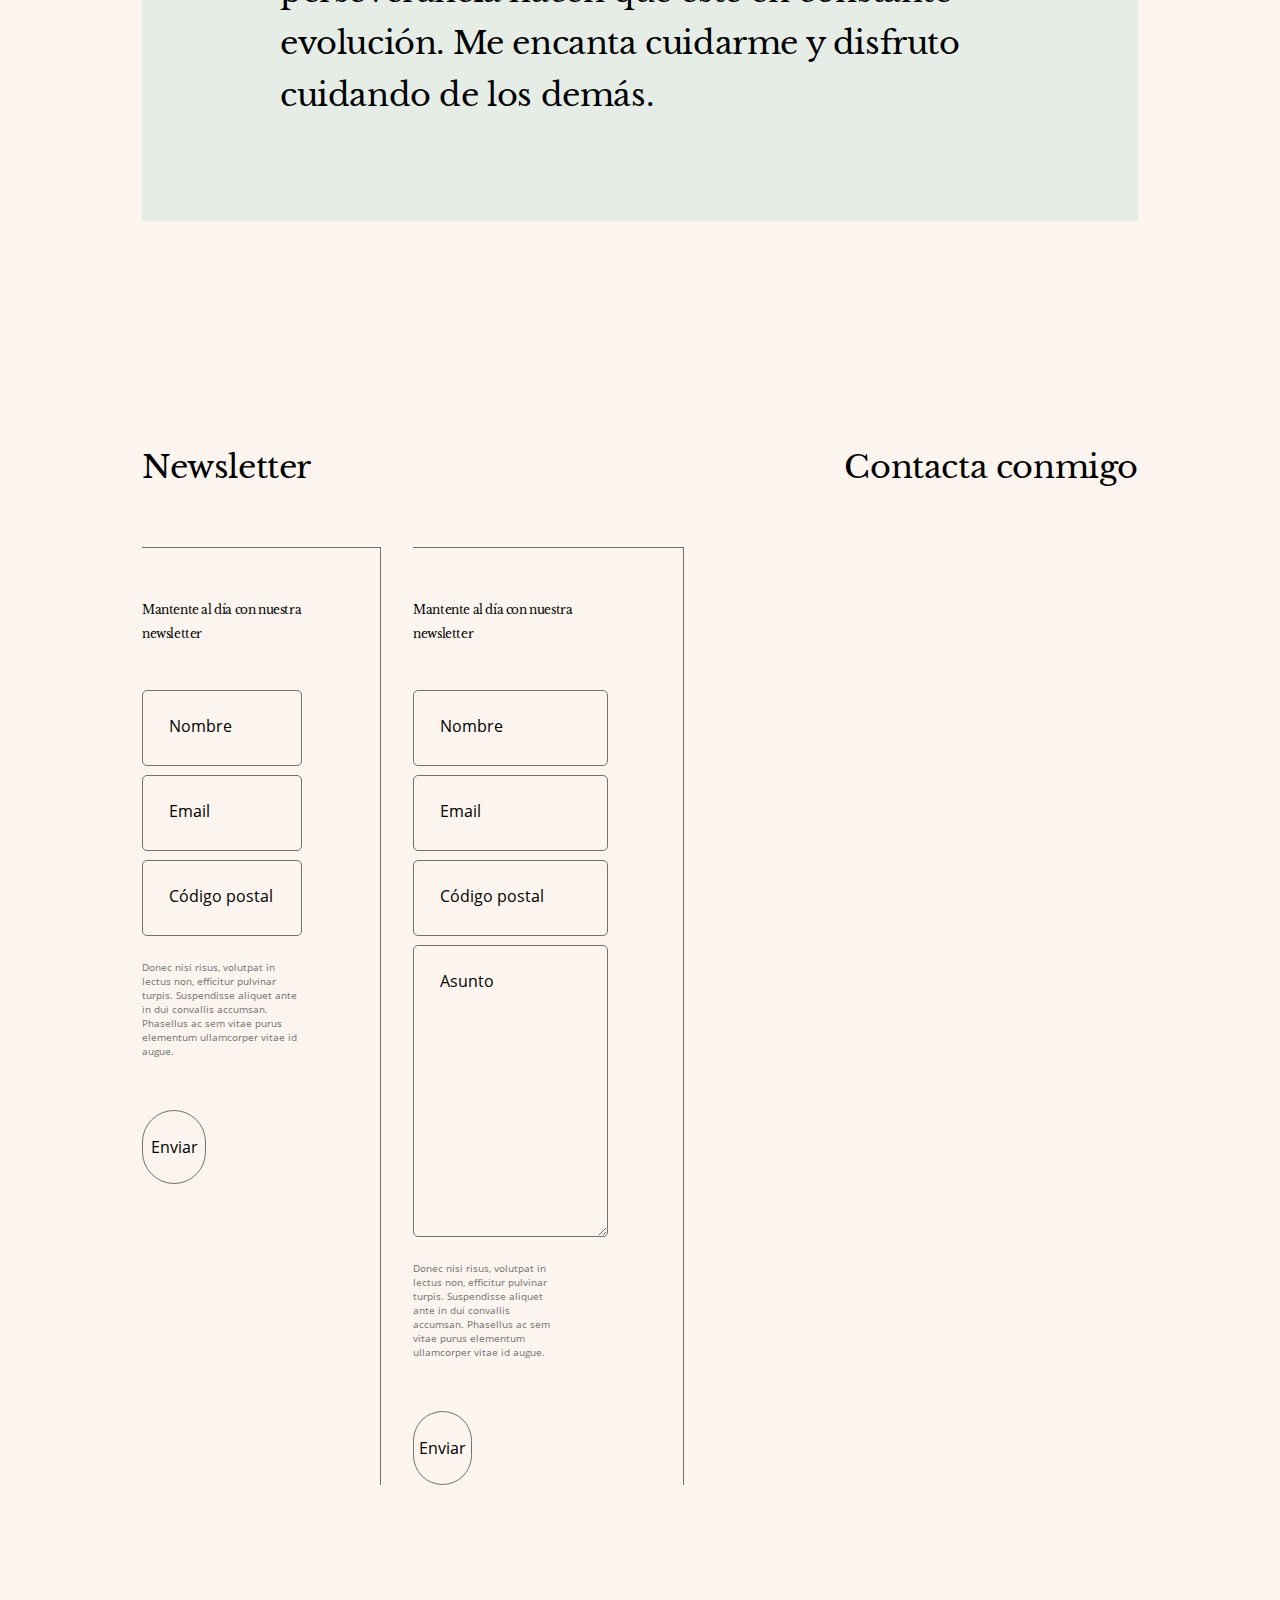
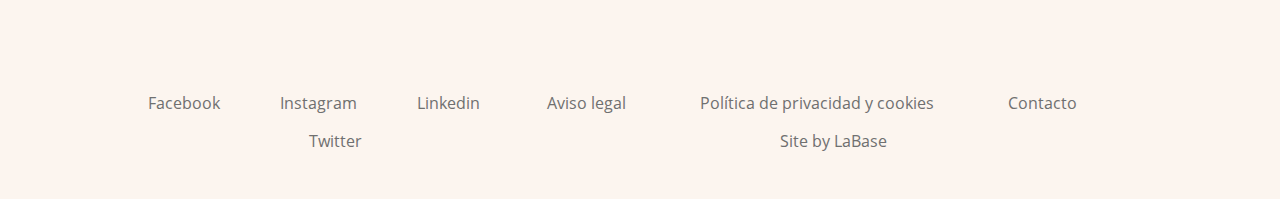
<file: assets/html/quien-soy.html>
<!DOCTYPE html>
<html lang="es">
<head>
    <meta charset="UTF-8">
    <meta http-equiv="X-UA-Compatible" content="IE=edge">
    <meta name="viewport" content="width=device-width, initial-scale=1.0">
    <link rel="stylesheet" href="../css/style.min.css">
    <title>Index</title>
</head>
<body>
    <header class="och-header">
        <a href="" class="och-header-title">ESTHER OCHANDO</a>
        <img src="../icon/menu-icon.svg" alt="" class="och-header-menu-icon">
        <nav class="och-nav">
            <ul class="och-header-menu">
                <a href="">Inicio</a>
                <a href="">Quién soy</a>
                <a href="">Método Ochando</a>
                <a href="">Programas</a>
                <a href="">Blog</a>
                <a href="">Contacto</a>
            </ul>
        </nav>
    </header>

    <main class="och-container">
        <section class="och-section och-section-quiensoy-init">
            <h1 class="och-title">¡Hola! Soy Esther Ochando</h1>
            <img src="../img/as_bio_01.png" alt="" class="och-img">
            <p class="och-description">
                Toda mi vida laboral la he dedicado al mundo de los recursos humanos, he visto como cambia una organización y como las personas también lo hacen, adaptándose a las nuevas formas de trabajo y de gestión. En tiempos de crisis, es donde podemos comprobar qué personas y qué empresas, son resilientes a los cambios alcanzando resultados positivos. Por mi experiencia, conseguir la confianza de tu equipo, mejorar el sentimiento de pertenencia al grupo, y estar alineados y comprometidos con tu proyecto, hará que las personas que componen tu organización consigan resultados extraordinarios, lo que te permitirá ser viable y sostenible en el tiempo, porque serán las empresas más innovadoras las que lograrán llegar más lejos.
            </p>
        </section>
        
        <section class="och-section och-section-quiensoy-info">
            <p class="och-section-title">
                Imagina que pudieras expandir el valor del bienestar en tu organización, donde tus colaboradores se sientan parte de tu negocio y contribuyan con todo su potencial a la
                consecución de los objetivos estratégicos que te propongas, creando una relación de confianza en la que puedas construir nuevas formas de evolucionar en tu negocio, de adaptarte a los tiempos cambiantes, y sí, es ahí, donde yo puedo ayudarte.
            </p>
            <div class="och-card">
                <h3 class="och-card-title">Quién soy</h3>
                <p class="och-card-description">Soy Esther Ochando, Diplomada en Relaciones Laborales, Máster en Desarrollo Directivo, Inteligencia Emocional y Coaching por la EAE Business School, obteniendo la acreditación como Coach Ejecutiva por ICF. Certificada como Coach de Equipos por la Escuela Europea de Coaching.</p>
            </div>
            <div class="och-card">
                <h3 class="och-card-title">Experiencia</h3>
                <p class="och-card-description">Cuento con 20 años de experiencia en el área de personas, de los cuales los últimos 12 años como directiva de personas liderando y gestionando equipos de trabajo, que ha hecho realidad una cultura de bienestar, logrando la certificación en el Sistema de Excelencia en Empresa Saludable. Actualmente Responsable Corporativa de Proyectos People First en la empresa sanitaria líder en España.</p>
            </div>
            <div class="och-card">
                <h3 class="och-card-title">Método</h3>
                <p class="och-card-description">Mi experiencia y especialización, junto con mi vocación de servicio y orientación a las personas, me han impulsado a compartir el Método Ochando, la herramienta que te va a ayudar a implementar tu modelo de bienestar adaptado a la identidad de tu compañía.</p>
            </div>
        </section>

        <section class="och-section och-section-quiensoy-more">
            <h2 class="och-section-title">Más sobre mi</h2>
            <p class="och-description">
                En el año 2017 sentí que quería cambiar la forma de hacer las cosas, y después de más de 16 años trabajando en el área de personas y siendo parte del comité de dirección, tenía la responsabilidad de adaptarme a las nuevas tendencias en el desarrollo directivo de personas y reinventar la forma de gestionar los recursos humanos. Al cabo de 1 año termine el Master en Desarrollo Directivo, Inteligencia Emocional y coaching consiguiendo la acreditación de Coach Ejecutivo.
                <br><br>
                Desde ese momento, mi inspiración ha sido poder dedicarme a una profesión en el que la confianza en las personas sea el camino para crecer ya que en ellas esta la posibilidad de crear entornos de bienestar. En 2019 continúe con mi formación, consiguiendo el certificado de Coach de Equipos lo que aporta a mi capacitación las habilidades para acompañar a un equipo a alcanzar los objetivos que desean.
                <br><br>
                Y es en este año tan complicado que estamos viviendo, cuando decido dar un paso al frente y emprender con mi propio negocio cuya misión es lograr una cultura de bienestar empresarial para hacer realidad que las personas son el valor más importante de las organizaciones que deseen poner en practica políticas orientadas a incrementar el bienestar de sus empleados, por lo quiero compartir el método que me sirvió para conseguir la certificación de empresa saludable dentro de la compañía.
                <br><br>
                Los valores del bienestar, la valentía y la humanidad son los pilares que me ayudan a dar ejemplo y a conseguir implementar esa cultura de bienestar tan necesaria en las
                organizaciones, porque serán las empresas más innovadoras las que lograran llegar más lejos.
                <br><br>
                Me encanta trabajar en equipo, aprender es una de mis prioridades, disfruto de mi vida en familia y el deporte es para mi una forma de vida, que junto con la fortaleza y la perseverancia hacen que este en constante evolución. Me encanta cuidarme y disfruto cuidando de los demás.
            </p>
        </section>
    </main>

    <footer class="och-footer">

        <h2 class="och-section-title">Newsletter</h2>
        <form action="" class="och-form och-form-newsletter">
            <h3 class="och-form-title">Mantente al día con nuestra newsletter</h3>
            <input type="text" class="och-input" placeholder="Nombre">
            <input type="text" class="och-input" placeholder="Email">
            <input type="text" class="och-input" placeholder="Código postal">
            <p class="och-form-description">Donec nisi risus, volutpat in lectus non, efficitur pulvinar turpis. Suspendisse aliquet ante in dui convallis accumsan. Phasellus ac sem vitae purus elementum ullamcorper vitae id augue.</p>
            <button class="och-btn">Enviar</button>
        </form>

        <h2 class="och-section-title">Contacta conmigo</h2>
        <form action="" class="och-form och-form-contacto">
            <h3 class="och-form-title">Mantente al día con nuestra newsletter</h3>
            <input type="text" class="och-input" placeholder="Nombre">
            <input type="text" class="och-input" placeholder="Email">
            <input type="text" class="och-input" placeholder="Código postal">
            <textarea name="" id="" rows="10" class="och-input" placeholder="Asunto"></textarea>
            <p class="och-form-description">Donec nisi risus, volutpat in lectus non, efficitur pulvinar turpis. Suspendisse aliquet ante in dui convallis accumsan. Phasellus ac sem vitae purus elementum ullamcorper vitae id augue.</p>
            <button class="och-btn">Enviar</button>
        </form>


        <nav class="och-footer-links">
            <ul class="och-rrss">
                <li><a href="">Facebook</a></li>
                <li><a href="">Instagram</a></li>
                <li><a href="">Linkedin</a></li>
                <li><a href="">Twitter</a></li>
            </ul>

            <ul class="och-info">
                <li><a href="">Aviso legal</a></li>
                <li><a href="">Política de privacidad y cookies</a></li>
                <li><a href="">Contacto</a></li>
                <li><a href="">Site by LaBase</a></li>
            </ul>
        </nav>

    </footer>

    <svg xmlns="http://www.w3.org/2000/svg" width="1369.073" height="1338.63" viewbox="0 0 1369.073 1338.63" class="och-blob" id="och-blob-9">
        <path id="Trazado_1" data-name="Trazado 1" d="M490.5,0C966.158,106.291,1125.311,30.726,981,448.5S520.812,927.87,249.917,927.87,0,696.2,0,448.5,14.842-106.291,490.5,0Z" transform="translate(1357.93 803.748) rotate(150)" fill="#e7edf3"/>
    </svg>
    <svg xmlns="http://www.w3.org/2000/svg" width="1178.988" height="1095.879" viewbox="0 0 1178.988 1095.879" class="och-blob" id="och-blob-10">
        <path id="Trazado_2" data-name="Trazado 2" d="M306.355,17.807c221.659,22.944,633.066,188.61,633.066,331.652S684.077,757.091,410.212,731.184,125.038,620.437,24,343.657,84.7-5.138,306.355,17.807Z" transform="translate(1180.041 638.141) rotate(150)" fill="#fdfde5"/>
    </svg>
      

    <script src="../js/script.js"></script>
</body>
</html>
</file>
<file: assets/css/style.min.css>
*,*::before,*::after{box-sizing:border-box}body{min-height:100vh;-webkit-font-smoothing:antialiased;-moz-osx-font-smoothing:grayscale;font-smooth:always;text-rendering:optimizeLegibility;line-height:1.5;font-family:"Open Sans";background-color:var(--och-beige)}html,body{overflow-x:hidden}body{position:relative}body,h1,h2,h3,h4,p,figure,blockquote,dl,dd{margin:0}ul,ol{list-style:none;margin:0;padding:0}a{text-decoration:none}html:focus-within{scroll-behavior:smooth}a:not([class]){text-decoration-skip-ink:auto}img,picture{max-width:100%;display:block;filter:grayscale(1)}input,button,textarea,select{font:inherit}:root{--och-white: #FFFFFF;--och-black: #000000;--och-gray: #707070;--och-beige: #fcf5ef;--och-yellow: #fdfde5;--och-blue: #e7edf3;--och-green: #e6ede7;--och-red: #f2d9d2;--och-lateral-margin: 2.375rem;--och-column-gap: 2rem;--och-padding-top-header: 2.75rem}@media(min-width: 1023px)and (min-height: 600px){:root{--och-lateral-margin: 8.875rem}}@font-face{font-family:"Open Sans";src:local("Open Sans"),url("../fonts/OpenSans/OpenSans-Light.ttf") format("truetype");font-weight:300;font-style:normal}@font-face{font-family:"Open Sans";src:local("Open Sans"),url("../fonts/OpenSans/OpenSans-LightItalic.ttf") format("truetype");font-weight:300;font-style:italic}@font-face{font-family:"Open Sans";src:local("Open Sans"),url("../fonts/OpenSans/OpenSans-Regular.ttf") format("truetype");font-weight:400;font-style:normal}@font-face{font-family:"Open Sans";src:local("Open Sans"),url("../fonts/OpenSans/OpenSans-Italic.ttf") format("truetype");font-weight:400;font-style:italic}@font-face{font-family:"Open Sans";src:local("Open Sans"),url("../fonts/OpenSans/OpenSans-SemiBold.ttf") format("truetype");font-weight:600;font-style:normal}@font-face{font-family:"Open Sans";src:local("Open Sans"),url("../fonts/OpenSans/OpenSans-SemiBoldItalic.ttf") format("truetype");font-weight:600;font-style:italic}@font-face{font-family:"Open Sans";src:local("Open Sans"),url("../fonts/OpenSans/OpenSans-Bold.ttf") format("truetype");font-weight:700;font-style:normal}@font-face{font-family:"Open Sans";src:local("Open Sans"),url("../fonts/OpenSans/OpenSans-BoldItalic.ttf") format("truetype");font-weight:700;font-style:italic}@font-face{font-family:"Open Sans";src:local("Open Sans"),url("../fonts/OpenSans/OpenSans-ExtraBold.ttf") format("truetype");font-weight:800;font-style:normal}@font-face{font-family:"Open Sans";src:local("Open Sans"),url("../fonts/OpenSans/OpenSans-ExtraBoldItalic.ttf") format("truetype");font-weight:800;font-style:italic}@font-face{font-family:"Open Sans Condensed";src:local("Open Sans Condensed"),url("../fonts/OpenSansCondensed/OpenSansCondensed-Light.ttf") format("truetype");font-weight:300;font-style:normal}@font-face{font-family:"Open Sans Condensed";src:local("Open Sans Condensed"),url("../fonts/OpenSansCondensed/OpenSansCondensed-LightItalic.ttf") format("truetype");font-weight:300;font-style:italic}@font-face{font-family:"Open Sans Condensed";src:local("Open Sans Condensed"),url("../fonts/OpenSansCondensed/OpenSansCondensed-Bold.ttf") format("truetype");font-weight:700;font-style:normal}@font-face{font-family:"Libre Baskerville";src:local("Libre Baskerville"),url("../fonts/LibreBaskerville/LibreBaskerville-Regular.ttf") format("truetype");font-weight:400;font-style:normal}@font-face{font-family:"Libre Baskerville";src:local("Libre Baskerville"),url("../fonts/LibreBaskerville/LibreBaskerville-Italic.ttf") format("truetype");font-weight:400;font-style:italic}@font-face{font-family:"Libre Baskerville";src:local("Libre Baskerville"),url("../fonts/LibreBaskerville/LibreBaskerville-Bold.ttf") format("truetype");font-weight:700;font-style:normal}.och-title{font-size:2.5rem;line-height:48px;font-family:Libre Baskerville;font-weight:400;letter-spacing:-0.025rem}.och-section-title{font-size:2rem;line-height:46px;font-family:Libre Baskerville;font-weight:400;letter-spacing:-0.025rem}.och-description{font-size:0.9375rem;line-height:24px;font-family:Open Sans;font-weight:400}.och-link{font-size:0.9375rem;line-height:24px}.och-card-title{font-size:1.5rem;line-height:36px;font-family:Libre Baskerville;font-weight:400;letter-spacing:-0.025rem}.och-card-description{font-size:0.9375rem;line-height:24px}.och-list-title{font-size:1.75rem;line-height:36px;font-family:Open Sans Condensed;font-weight:700;letter-spacing:-0.025rem;text-align:center}.och-list-enum{font-size:3rem;line-height:36px;font-family:Open Sans Condensed;font-weight:700;letter-spacing:-0.025rem;text-align:center}.och-list-description{font-size:1.125rem;line-height:28px;font-family:Libre Baskerville;font-style:italic;color:var(--och-gray);text-align:center}.och-form-title{font-size:1rem;line-height:25px;font-family:Libre Baskerville;font-weight:400;letter-spacing:-0.025rem}.och-form-description{font-size:0.875rem;line-height:19px;color:var(--och-gray);font-family:Open Sans;font-weight:400}.och-header-title{font-size:1.875rem;line-height:36px;font-family:Open Sans Condensed;font-weight:700;letter-spacing:-0.025rem;color:var(--och-black)}.och-header-menu{font-size:1rem;line-height:36px;font-family:Libre Baskerville;letter-spacing:-0.025rem}@media(min-width: 1023px)and (min-height: 600px){.och-title{font-size:4.167vw;line-height:4.688vw;font-family:Libre Baskerville;font-weight:400;letter-spacing:-0.025rem}.och-section-title{font-size:2.5vw;line-height:3.125vw;font-family:Libre Baskerville;font-weight:400;letter-spacing:-0.025rem}.och-description{font-size:1.094vw;line-height:1.771vw;font-family:Open Sans;font-weight:400}.och-link{font-size:1.094vw;line-height:1.406vw}.och-card-title{font-size:1.667vw;line-height:2.396vw;font-family:Libre Baskerville;font-weight:400;letter-spacing:-0.025rem}.och-card-description{font-size:0.885vw;line-height:1.406vw}.och-list-title{font-size:1.458vw;line-height:1.875vw;font-family:Open Sans Condensed;font-weight:700;letter-spacing:-0.025rem;text-align:center}.och-list-enum{font-size:2.5vw;line-height:1.875vw;font-family:Open Sans Condensed;font-weight:700;letter-spacing:-0.025rem;text-align:center}.och-list-description{font-size:0.938vw;line-height:1.458vw;font-family:Libre Baskerville;font-style:italic;color:var(--och-gray);text-align:center}.och-form-title{font-size:0.938vw;line-height:1.875vw;font-family:Libre Baskerville;font-weight:400;letter-spacing:-0.025rem}.och-form-description{font-size:0.781vw;line-height:1.094vw;color:var(--och-gray);font-family:Open Sans;font-weight:400}.och-header-title{font-size:1.563vw;line-height:1.875vw;font-family:Open Sans Condensed;font-weight:700;letter-spacing:-0.025rem;color:var(--och-black)}.och-header-menu{font-size:1.25vw;line-height:2.396vw;font-family:Libre Baskerville;letter-spacing:-0.025rem}}.och-blob{position:absolute;z-index:-2}#och-blob-1{z-index:-1 !important;top:50%;right:0;left:0;transform:translateY(-50%);display:none}#och-blob-2{width:558.27px;height:auto;top:400px;left:-320px}#och-blob-3{width:511.51px;height:auto;top:100px;right:-320px}#och-blob-4{width:428.67px;height:auto;top:1000px;left:-221px}#och-blob-5{width:468.43px;height:auto;top:-180px;left:155px;transform:rotateZ(-32deg)}#och-blob-6{display:none}#och-blob-7{width:428.67px;height:auto;top:70px;left:200px;transform:rotateZ(-7deg)}#och-blob-8{width:428.67px;height:auto;top:300px;left:-150px}#och-blob-9{width:428.67px;height:auto;top:100px;left:200px;transform:rotateZ(90deg)}#och-blob-10{width:428.67px;height:auto;top:250px;left:-150px}@media(min-width: 1023px)and (min-height: 600px){#och-blob-1{display:block}#och-blob-2{width:auto;top:15rem;left:-9rem}#och-blob-3{width:auto;top:2.75rem;right:7.25rem}#och-blob-4{width:auto;top:-207px;left:-70px;transform:rotateZ(-106deg)}#och-blob-5{width:auto;top:-246px;left:80px}#och-blob-6{display:block;width:auto;top:-220px;left:-300px}#och-blob-7{width:auto;top:-500px;left:400px}#och-blob-8{width:auto;top:-120px;left:-500px}#och-blob-9{width:auto;top:-600px;left:400px}#och-blob-10{width:auto;top:300px;left:-200px}}.och-btn{padding:1.5rem;border:1px solid var(--och-gray);display:flex;justify-content:center;align-items:center;border-radius:50rem;color:var(--och-black)}.och-btn:disabled{opacity:.3}.och-btn:disabled:hover{background-color:transparent !important;border:1px solid var(--och-gray) !important}.och-btn:hover{cursor:pointer;border:1px solid var(--och-green);background-color:var(--och-green)}.och-btn-red{background-color:var(--och-red);border:1px solid var(--och-red)}.och-btn-red:hover{cursor:auto;background-color:var(--och-red);border:1px solid var(--och-red)}.och-btn-green{background-color:var(--och-green);border:1px solid var(--och-green)}.och-btn-green:hover{cursor:auto;background-color:var(--och-green);border:1px solid var(--och-green)}.och-btn-blue{background-color:var(--och-blue);border:1px solid var(--och-blue)}.och-btn-blue:hover{cursor:auto;background-color:var(--och-blue);border:1px solid var(--och-blue)}.och-section-index-programas .och-card{padding:2.5rem 1.875rem 4rem}.och-section-index-programas .och-card .och-card-description{margin-top:2.5rem}.och-section-index-programas .och-card .och-btn{width:100%;max-width:15.375rem;margin-top:4.75rem}.och-section-index-programas .och-card .och-btn:hover{background-color:var(--och-beige)}.och-section-index-articulos .och-card .och-card-img,.och-section-articulos-articulos .och-card .och-card-img,.och-section-articulo-relacionados .och-card .och-card-img{width:100%;height:auto}.och-section-index-articulos .och-card .och-card-title,.och-section-articulos-articulos .och-card .och-card-title,.och-section-articulo-relacionados .och-card .och-card-title{margin-top:1rem;color:var(--och-black)}.och-section-index-articulos .och-card .och-card-title h3,.och-section-articulos-articulos .och-card .och-card-title h3,.och-section-articulo-relacionados .och-card .och-card-title h3{color:inherit}.och-section-index-articulos .och-card .och-card-description,.och-section-articulos-articulos .och-card .och-card-description,.och-section-articulo-relacionados .och-card .och-card-description{margin-top:1.75rem}.och-section-quiensoy-info .och-card{padding-top:1.875rem;border-top:1px solid var(--och-gray)}.och-section-quiensoy-info .och-card .och-card-title{margin-bottom:2.25rem}.och-section-quiensoy-info .och-card .och-card-description{margin-bottom:3.25rem}@media(min-width: 1023px)and (min-height: 600px){.och-section-index-programas .och-card{display:grid;grid-template-rows:auto auto 1fr;align-items:flex-end;grid-template-areas:"title" "descr" "btn"}.och-section-quiensoy-info .och-card{padding-right:2.25rem;border-top:0}.och-section-quiensoy-info .och-card:not(:last-child){border-right:1px solid var(--och-gray)}.och-section-articulos-articulos .och-card .och-card-title{margin-top:1.875rem}.och-section-articulos-articulos .och-card .och-card-description{margin-top:1.75rem}}.och-card-red{background-color:var(--och-red)}.och-card-green{background-color:var(--och-green)}.och-card-blue{background-color:var(--och-blue)}.och-list-container .och-carousel{margin-bottom:3.125rem;display:flex}.och-list-container .och-carousel .och-list{min-width:100vw;padding:0 var(--och-lateral-margin);display:flex;flex-direction:column;align-items:center;position:relative;left:calc(0px - var(--och-lateral-margin))}.och-list-container .och-carousel .och-list .och-list-enum{padding-bottom:.625rem}.och-list-container .och-carousel .och-list .och-list-title{padding-bottom:2.25rem}.och-list-container .och-list-controller-container{width:100vw;margin-left:calc(0px - var(--och-lateral-margin));justify-content:center;display:flex}.och-list-container .och-list-controller-container .och-list-controller{width:4.875rem;height:4.875rem;padding:1.5rem;border:1px solid var(--och-gray);display:flex;justify-content:center;align-content:center;border-radius:50rem}.och-list-container .och-list-controller-container .och-list-controller:first-of-type{margin-right:var(--och-column-gap)}.och-list-extended-container{display:flex;flex-direction:column}.och-list-extended-container .och-list-extended{padding:1rem 0 4.375rem;display:flex;flex-direction:column;align-items:flex-start;border-top:1px solid #999}.och-list-extended-container .och-list-extended .och-list-enum{margin-bottom:1.125rem}.och-list-extended-container .och-list-extended .och-list-title{margin-bottom:1.25rem}.och-list-extended-container .och-list-extended>.och-description{margin-bottom:2.5rem}.och-list-extended-container .och-list-extended ul li:not(:last-child){margin-bottom:1.25rem}.och-list-extended-container .och-list-extended ul li{font-size:.9375rem;line-height:24px;font-family:"Open Sans";font-weight:400}.och-list-extended-container .och-list-extended ul img{display:none}@media(min-width: 1023px)and (min-height: 600px){.och-list-container{display:grid;column-gap:var(--och-column-gap);grid-template-columns:repeat(12, 1fr);grid-template-areas:"l1 l1 l2 l2 l3 l3 l4 l4 l5 l5 l6 l6";position:relative}.och-list-container .och-list:nth-of-type(1){grid-area:l1}.och-list-container .och-list:nth-of-type(2){grid-area:l2}.och-list-container .och-list:nth-of-type(3){grid-area:l3}.och-list-container .och-list:nth-of-type(4){grid-area:l4}.och-list-container .och-list:nth-of-type(5){grid-area:l5}.och-list-container .och-list:nth-of-type(6){grid-area:l6}.och-list-container .och-list{display:grid;grid-template-rows:auto 6.25rem 1fr;justify-content:center;z-index:1}.och-list-container .och-list .och-list-enum{justify-self:center;width:8rem;margin-bottom:2rem;background-color:var(--och-blue)}.och-list-container .och-list .och-list-title{padding:0 2rem}.och-list-container::before{content:"";position:absolute;z-index:0;height:1px;width:90%;background-color:var(--och-gray);top:1rem}.och-list-extended-container .och-list-extended{padding:2rem 0 4.375rem;display:grid;grid-template-columns:repeat(12, 1fr);grid-template-rows:auto auto 1fr;grid-template-areas:"enum . . . . . . . . . . ." "title title . . . . .  list list list list ." "desc desc desc desc desc desc . list list list list . "}.och-list-extended-container .och-list-extended .och-list-enum{grid-area:enum;text-align:left;margin-bottom:1.125rem}.och-list-extended-container .och-list-extended .och-list-title{grid-area:title;text-align:left;margin-bottom:1.5625rem}.och-list-extended-container .och-list-extended .och-description{grid-area:desc !important}.och-list-extended-container .och-list-extended ul{grid-area:list;display:grid;grid-template-columns:1fr auto;column-gap:5rem}.och-list-extended-container .och-list-extended ul li{font-size:1.3125rem;line-height:34px;font-family:"Open Sans";font-weight:400}.och-list-extended-container .och-list-extended ul img{margin-top:.5rem;display:block}}.och-cookies{width:100%;position:fixed;bottom:0;right:0;z-index:9;padding:1rem;background-color:var(--och-black);color:#fff;transition:opacity 1s ease}.och-cookies p{margin-bottom:.8rem}.och-cookies a{font-weight:bold;color:var(--och-yellow);text-decoration:underline}.och-cookies span{font-weight:bold;cursor:pointer}.och-hidden{display:none}@media(min-width: 1023px)and (min-height: 600px){.och-cookies{width:300px}}.och-img{width:100%;height:auto}.och-footer{padding:11rem var(--och-lateral-margin) 2.875rem;display:grid;column-gap:var(--och-column-gap);justify-content:stretch;align-items:stretch;grid-template-areas:"title1 title1 title1 title1" "newsle newsle newsle newsle" "title2 title2 title2 title2" "contac contac contac contac" "links  links  links  links"}.och-footer .och-section-title:nth-of-type(1){grid-area:title1;margin-bottom:3.75rem}.och-footer .och-section-title:nth-of-type(2){grid-area:title2;margin-top:6.25rem;margin-bottom:3.75rem}.och-footer .wpcf7:nth-of-type(1){grid-area:newsle}.och-footer .wpcf7:nth-of-type(2){grid-area:contac}.och-footer .och-footer-links{grid-area:links;margin-top:12rem;display:flex;flex-direction:column;justify-content:center}.och-footer .och-footer-links .och-rrss,.och-footer .och-footer-links .och-info{display:flex;flex-wrap:wrap;justify-content:space-around}.och-footer .och-footer-links .och-rrss li,.och-footer .och-footer-links .och-info li{margin-top:.875rem}.och-footer .och-footer-links .och-rrss li a,.och-footer .och-footer-links .och-info li a{color:var(--och-gray)}.och-footer .och-footer-links .och-rrss li a:last-child,.och-footer .och-footer-links .och-info li a:last-child{padding-right:.4rem}@media(min-width: 1023px)and (min-height: 600px){.och-footer{grid-template-areas:"title1 title1 title1 title1 title1 title1 title2 title2 title2 title2 title2 title2" "newsle newsle newsle newsle newsle .      contac contac contac contac contac contac" "links  links  links  links  links  links  links  links  links  links  links  links"}.och-footer .och-section-title:nth-of-type(2){margin-top:0rem}.och-footer-links{flex-direction:row !important;justify-content:space-between !important}.och-footer-links .och-rrss,.och-footer-links .och-info{flex-wrap:nowrap;justify-content:flex-start}.och-footer-links .och-rrss li:not(:last-of-type),.och-footer-links .och-info li:not(:last-of-type){margin-right:2.625rem}}.och-form{padding-top:3.125rem;padding-right:1.875rem;border-top:1px solid var(--och-gray);border-right:1px solid var(--och-gray);position:relative;display:grid;column-gap:var(--och-column-gap);grid-template-columns:repeat(4, 1fr);align-items:flex-start;justify-content:stretch}.och-form .wpcf7-response-output{display:none !important}.och-form .och-input{width:100%}.och-form .och-input-incorrect{outline:2px solid #ff6060}.och-form .och-form-title{grid-area:title;margin-bottom:2.75rem}.och-form .och-form-description{grid-area:descr;margin-top:1.5rem}.och-form .och-form-description .wpcf7-list-item{margin:0 .7rem 0 0 !important}.och-form .och-form-description .wpcf7-list-item input{margin:0}.och-form input.och-input:nth-of-type(1){grid-area:inpt1}.och-form .och-input:nth-of-type(2){grid-area:inpt2}.och-form .och-input:nth-of-type(3){grid-area:inpt3}.och-form textarea{grid-area:inpt4;resize:vertical;margin-top:.5625rem}.och-form .och-btn{grid-area:btn;background-color:transparent;margin-top:3.25rem}.och-form .och-btn:hover{background-color:var(--och-green)}.och-form .och-input{background-color:transparent;padding:1.4375rem 1.625rem 1.6875rem;border:1px solid var(--och-gray);border-radius:5px}.och-form .och-input::placeholder{color:var(--och-black)}.och-form .och-input:not(:last-of-type){margin-bottom:.5625rem}.och-form-newsletter{height:100%;grid-template-rows:auto auto auto auto auto 1fr;grid-template-areas:"title title title title" "inpt1 inpt1 inpt1 inpt1" "inpt2 inpt2 inpt2 inpt2" "inpt3 inpt3 inpt3 inpt3" "descr descr descr descr" "btn   btn   btn   ."}.och-form-contacto{grid-template-areas:"title title title title" "inpt1 inpt1 inpt1 inpt1" "inpt2 inpt2 inpt2 inpt2" "inpt3 inpt3 inpt3 inpt3" "inpt4 inpt4 inpt4 inpt4" "descr descr descr descr" "btn   btn   btn   ."}@media(min-width: 1023px)and (min-height: 600px){.och-form>*{margin-right:0}.och-form .och-input{margin-right:calc(0px - var(--och-column-gap))}.och-form-newsletter{grid-template-columns:repeat(5, 1fr);grid-template-areas:"title title title title ." "inpt1 inpt1 inpt1 inpt1 ." "inpt2 inpt2 inpt2 inpt2 ." "inpt3 inpt3 inpt3 inpt3 ." "descr descr descr descr ." "btn   btn   .     .     ."}.och-form-contacto{grid-template-columns:repeat(6, 1fr);grid-template-areas:"title title title title title ." "inpt1 inpt1 inpt1 inpt1 inpt1 ." "inpt2 inpt2 inpt2 inpt2 inpt2 ." "inpt3 inpt3 inpt3 inpt3 inpt3 ." "inpt4 inpt4 inpt4 inpt4 inpt4 ." "descr descr descr descr .     ." "btn   btn   .     .     .     ."}}.och-header{display:flex;justify-content:space-between;align-items:center;position:absolute;z-index:5;top:var(--och-padding-top-header);left:var(--och-lateral-margin);right:var(--och-lateral-margin)}.och-header .och-logo{font-size:1.875rem !important}.och-header .och-header-links-container{display:flex;align-items:center}.och-header .och-btn{display:none}.och-header .och-header-menu-icon{position:absolute;z-index:5;right:0;cursor:pointer}.och-header .och-nav{height:100vh;display:grid;grid-template-columns:repeat(4, 1fr);grid-template-areas:"bg menu menu menu";position:absolute;z-index:4;top:calc(0px - var(--och-padding-top-header));left:0;right:calc(0px - var(--och-lateral-margin));transform:translateX(100%);transition:transform ease-in-out .3s}.och-header .och-nav .och-header-menu{grid-area:menu;padding-top:6rem;display:flex;flex-direction:column;position:relative;z-index:2}.och-header .och-nav .och-header-menu *{color:var(--och-black)}.och-header .och-nav .och-header-menu .current-menu-item a{font-style:italic}.och-header .och-nav .och-header-menu a{display:inline-block;padding-bottom:.25rem}.och-header .och-nav .och-header-menu ul{margin-left:2rem;max-width:85%}.och-header .och-nav .och-header-menu ul li{font-size:.9rem;line-height:26px}.och-header .och-nav::after{content:"";grid-column-start:bg;grid-column-end:menu;grid-row-start:bg;grid-row-end:bg;position:relative;z-index:1;background-color:var(--och-red)}@media(min-width: 1023px)and (min-height: 600px){.och-header .och-nav{grid-template-columns:repeat(12, 1fr);grid-template-areas:". . . . . . . . bg menu menu menu"}.och-header .och-nav .och-header-menu ul li{font-size:1.25rem;line-height:36px}.och-header .och-nav .och-header-menu ul li a{padding-bottom:1.25rem}.och-header .och-btn{display:flex;margin-right:4rem}}.och-container{padding:0 var(--och-lateral-margin)}.och-container .och-section{position:relative;max-width:100vw;margin-top:3.125rem;padding-bottom:3.125rem;display:grid;column-gap:var(--och-column-gap);grid-template-columns:repeat(4, 1fr);align-items:flex-start;justify-content:stretch}.och-container .och-section .och-title,.och-container .och-section .och-section-title{grid-area:title}.och-container .och-section .och-description{grid-area:descr}.och-container .och-section .och-description:nth-of-type(2){grid-area:descr2 !important}.och-container .och-section .och-img{grid-area:img}.och-container .och-section .och-btn{grid-area:btn}.och-container .och-section .och-list-container{grid-area:list}.och-container .och-section .och-card:nth-of-type(1){grid-area:card1}.och-container .och-section .och-card:nth-of-type(2){grid-area:card2}.och-container .och-section .och-card:nth-of-type(3){grid-area:card3}@media(min-width: 1023px)and (min-height: 600px){.och-container .och-section{grid-template-columns:repeat(12, 1fr)}}.och-section-index-init{margin-top:0 !important;grid-template-areas:"title title title title" "img img img img" "descr descr descr descr" "btn btn btn ."}.och-section-index-init .och-title{height:100vh;display:flex;align-items:flex-end;padding-bottom:3.125rem}.och-section-index-init .och-img{padding-top:3.125rem;margin-top:3.125rem}.och-section-index-init .och-description{margin-top:1.875rem}.och-section-index-init .och-btn{margin-top:2.5rem}@media(min-width: 1023px)and (min-height: 600px){.och-section-index-init{grid-template-areas:"title title title title title title title title title title title title" "img img img img img . descr descr descr descr descr descr" "img img img img img . btn btn . . . ."}.och-section-index-init .och-title{height:70vh}.och-section-index-init .och-img{margin-top:0}}.och-section-index-metodo{margin:0 calc(0px - var(--och-lateral-margin));padding:3.75rem var(--och-lateral-margin) 0;background-color:var(--och-blue);grid-template-areas:"title title title title" "descr descr descr descr" "list list list list" "descr2 descr2 descr2 descr2" "btn btn btn ."}.och-section-index-metodo .och-section-title{padding-bottom:1.5rem;font-size:2.25rem;line-height:46px}.och-section-index-metodo .och-description{margin-bottom:4.6875rem !important}.och-section-index-metodo .och-list-container{margin-bottom:5.3125rem}.och-section-index-metodo .och-description:nth-of-type(2){margin-bottom:3.75rem !important;grid-area:descr2;font-family:"Libre Baskerville";letter-spacing:-0.025rem;font-size:1.5rem !important;line-height:36px}.och-section-index-metodo .och-btn{margin-bottom:6.5rem !important}.och-section-index-metodo .och-btn:hover{background-color:var(--och-beige)}@media(min-width: 1023px)and (min-height: 600px){.och-section-index-metodo{grid-template-areas:"title title title title title title descr descr descr descr descr descr" "list list list list list list list list list list list list" "descr2 descr2 descr2 descr2 descr2 descr2 descr2 descr2 descr2 descr2 descr2 descr2" ". . . . . btn btn . . . . ."}.och-section-index-metodo .och-description{margin-bottom:3.125rem}.och-section-index-metodo .och-btn{margin-bottom:13.5rem}.och-section-index-metodo .och-description:nth-of-type(2){font-size:2.5rem !important;line-height:54px}}.och-section-index-programas{margin-top:2rem !important;grid-template-areas:"card1 card1 card1 card1" "card2 card2 card2 card2" "card3 card3 card3 card3";row-gap:3.125rem}@media(min-width: 1023px)and (min-height: 600px){.och-section-index-programas{align-items:stretch !important;grid-template-areas:"card1 card1 card1 card1 card2 card2 card2 card2 card3 card3 card3 card3"}}.och-section-index-articulos{grid-template-areas:"title title title title" "card1 card1 card1 card1" "card2 card2 card2 card2" "card3 card3 card3 card3" "btn   btn   btn   btn"}.och-section-index-articulos .och-card:nth-of-type(1){margin-top:3.75rem}.och-section-index-articulos .och-card:nth-of-type(2),.och-section-index-articulos .och-card:nth-of-type(3){margin-top:4.625rem}.och-section-index-articulos .och-btn{width:17.375rem;margin-top:4.75rem}@media(min-width: 1023px)and (min-height: 600px){.och-section-index-articulos{grid-template-areas:"title title title title title title title . . . . ." "card1 card1 card1 card1 card2 card2 card2 card2 card3 card3 card3 card3" "btn   btn   btn   btn   btn   btn   btn   btn   btn   btn   btn   btn"}.och-section-index-articulos .och-btn{margin-top:6rem;justify-self:center}.och-section-index-articulos .och-card{margin-top:5.75rem !important}}.och-section-quiensoy-init{margin-top:0 !important;grid-template-areas:"title title title title" "img img img img" "descr descr descr descr"}.och-section-quiensoy-init .och-title{height:100vh;display:flex;align-items:flex-end;padding-bottom:3.125rem}.och-section-quiensoy-init .och-img{padding-top:3.125rem;margin-top:3.125rem}.och-section-quiensoy-init .och-description{margin-top:1.875rem}@media(min-width: 1023px)and (min-height: 600px){.och-section-quiensoy-init{grid-template-areas:"title title title title title title title title title title title title" "img img img descr descr descr descr descr descr descr descr descr"}.och-section-quiensoy-init .och-title{height:70vh}.och-section-quiensoy-init .och-img{padding-top:0;margin-top:2.2rem}}.och-section-quiensoy-info{align-items:stretch !important;grid-template-areas:"title title title title" "card1 card1 card1 card1" "card2 card2 card2 card2" "card3 card3 card3 card3"}.och-section-quiensoy-info .och-section-title{font-size:1.5rem;line-height:36px;margin-bottom:17.4375rem}@media(min-width: 1023px)and (min-height: 600px){.och-section-quiensoy-info{grid-template-areas:"title title title title title title title title title title title title" "card1 card1 card1 card1 card2 card2 card2 card2 card3 card3 card3 card3"}.och-section-quiensoy-info .och-section-title{font-size:2.375rem;line-height:54px;margin-bottom:9.5rem}}.och-section-quiensoy-more{grid-template-areas:"title title title title" "descr descr descr descr"}.och-section-quiensoy-more .och-section-title{margin-bottom:3.5rem}.och-section-quiensoy-more .och-description{padding:2.5rem 1.875rem;position:relative;font-family:"Libre Baskerville";letter-spacing:-0.025rem;font-size:1rem;line-height:25px;background-color:var(--och-green)}@media(min-width: 1023px)and (min-height: 600px){.och-section-quiensoy-more{grid-template-areas:"title title title title title title . . . . . ." "descr descr descr descr descr descr descr descr descr descr descr descr"}.och-section-quiensoy-more .och-description{padding:6.25rem 8.625rem;font-size:2rem;line-height:52px}}.och-section-programas-init{margin-top:0 !important;grid-template-areas:"title title title title"}.och-section-programas-init .och-title{height:100vh;display:flex;align-items:flex-start;flex-direction:column;justify-content:flex-end;padding-bottom:3.125rem}@media(min-width: 1023px)and (min-height: 600px){.och-section-programas-init{grid-template-areas:"title title title title title title title title title title title title"}.och-section-programas-init .och-title{height:70vh}}.och-section-programas-pasos{grid-template-areas:"list list list list"}@media(min-width: 1023px)and (min-height: 600px){.och-section-programas-pasos{grid-template-areas:"list list list list list list list list list list list list"}.och-section-programas-pasos .och-list-enum{background-color:var(--och-beige) !important}}.och-section-programas-text{grid-template-areas:"descr descr descr descr" "descr2 descr2 descr2 descr2" "descr3 descr3 descr3 descr3"}.och-section-programas-text .och-programas-description{font-size:1.5rem;line-height:36px;letter-spacing:-0.025rem;font-family:"Libre Baskerville";margin-top:6.25rem;margin-bottom:6.25rem}.och-section-programas-text .och-description:nth-of-type(2){grid-area:descr2}.och-section-programas-text .och-description:nth-of-type(3){grid-area:descr3}@media(min-width: 1023px)and (min-height: 600px){.och-section-programas-text{grid-template-areas:". . . descr descr descr descr descr descr descr descr descr" ". . . descr2 descr2 descr2 descr2 descr2 descr2 descr2 descr2 descr2" ". . . descr3 descr3 descr3 descr3 descr3 descr3 descr3 descr3 descr3"}.och-section-programas-text .och-programas-description{font-size:2rem;line-height:46px;margin-top:4.125rem;margin-bottom:2.75rem}}.och-section-programas-extended-pasos{grid-template-areas:"title title title title" "exten exten exten exten"}.och-section-programas-extended-pasos .och-section-title{margin-bottom:5rem}.och-section-programas-extended-pasos .och-list-extended-container{grid-area:exten}@media(min-width: 1023px)and (min-height: 600px){.och-section-programas-extended-pasos{grid-template-areas:"title title title title title title title title title title title title" "exten exten exten exten exten exten exten exten exten exten exten exten"}.och-section-programas-extended-pasos .och-section-title{margin-bottom:7.25rem}}.och-section-programas-procedimiento{grid-template-areas:"title title title title" "descr descr descr descr" "descr2 descr2 descr2 descr2" "s1 s1 s1 s1" "s2 s2 s2 s2" "s3 s3 s3 s3" "s4 s4 s4 s4" "s5 s5 s5 s5" "s6 s6 s6 s6" "s7 s7 s7 s7"}.och-section-programas-procedimiento .och-section-title{margin-bottom:3.125rem}.och-section-programas-procedimiento .och-description:nth-of-type(2){margin-top:2.5rem;margin-bottom:4.25rem}.och-section-programas-procedimiento .och-btn{font-size:1rem;margin-bottom:1.875rem;letter-spacing:-0.025rem;font-family:"Libre Baskerville";text-align:center}.och-section-programas-procedimiento .och-btn:nth-of-type(1){grid-area:s1}.och-section-programas-procedimiento .och-btn:nth-of-type(2){grid-area:s2}.och-section-programas-procedimiento .och-btn:nth-of-type(3){grid-area:s3}.och-section-programas-procedimiento .och-btn:nth-of-type(4){grid-area:s4}.och-section-programas-procedimiento .och-btn:nth-of-type(5){grid-area:s5}.och-section-programas-procedimiento .och-btn:nth-of-type(6){grid-area:s6}.och-section-programas-procedimiento .och-btn:nth-of-type(7){grid-area:s7}@media(min-width: 1023px)and (min-height: 600px){.och-section-programas-procedimiento{grid-template-areas:"title title title title title title title title title title title title" ". . . descr descr descr descr descr descr descr descr ." ". . . descr2 descr2 descr2 descr2 descr2 descr2 descr2 descr2 ." ". s1 s1 s1 s1 s1 s1 s1 s1 s1 s1 ." ". s2 s2 s2 s2 s2 s2 s2 s2 s2 s2 ." ". s3 s3 s3 s3 s3 s3 s3 s3 s3 s3 ." ". s4 s4 s4 s4 s4 s4 s4 s4 s4 s4 ." ". s5 s5 s5 s5 s5 s5 s5 s5 s5 s5 ." ". s6 s6 s6 s6 s6 s6 s6 s6 s6 s6 ." ". s7 s7 s7 s7 s7 s7 s7 s7 s7 s7 ."}.och-section-programas-procedimiento .och-section-title{margin-bottom:6.625rem}.och-section-programas-procedimiento .och-description:nth-of-type(2){margin-top:4.25rem;margin-bottom:6.25rem}.och-section-programas-procedimiento .och-btn{font-size:1.5rem}}.och-section-programas-slogan{grid-template-areas:"title title title title"}.och-section-programas-slogan .och-section-title{font-size:1.5rem !important;line-height:36px}@media(min-width: 1023px)and (min-height: 600px){.och-section-programas-slogan{grid-template-areas:"title title title title title title title title title title title title"}.och-section-programas-slogan .och-section-title{font-size:2.5rem !important;line-height:54px}}.och-section-articulos-init{margin-top:0 !important;grid-template-areas:"title title title title " "img img img img" "subtitle subtitle subtitle subtitle" "descr descr descr descr"}.och-section-articulos-init .och-title{height:100vh;display:flex;align-items:flex-end;padding-bottom:3.125rem}.och-section-articulos-init .och-section-title{grid-area:subtitle !important;margin-bottom:1rem}.och-section-articulos-articulos{display:grid;grid-template-columns:1fr !important;row-gap:3rem}.och-section-articulos-articulos .och-card{grid-area:auto !important}@media(min-width: 1023px)and (min-height: 600px){.och-section-articulos-init{grid-template-rows:auto 1fr auto;grid-template-areas:"title title title title title title . . . . . ." "img img img img img img img img subtitle subtitle subtitle ." "img img img img img img img img descr descr descr descr"}.och-section-articulos-init .och-title{height:70vh}.och-section-articulos-init .och-img{padding-top:3.125rem}.och-section-articulos-init .och-section-title{align-self:flex-end;font-size:2rem;line-height:46px;margin-bottom:1.875rem}.och-section-articulos-init .och-description{align-self:flex-end}.och-section-articulos-articulos{grid-template-columns:1fr 1fr 1fr !important;row-gap:5.625rem}}.och-section-contacto-init{margin-top:0 !important;grid-template-areas:"title title title title "}.och-section-contacto-init .och-title{height:100vh;display:flex;align-items:flex-end;padding-bottom:3.125rem}.och-section-contacto-info{grid-template-areas:"title title title title" "descr descr descr descr"}.och-section-contacto-form{grid-template-areas:"form form form form"}.och-section-contacto-form .wpcf7{grid-area:form}@media(min-width: 1023px)and (min-height: 600px){.och-section-contacto-init{grid-template-areas:"title title title title title title . . . . . ."}.och-section-contacto-init .och-title{height:70vh}.och-section-contacto-info{grid-template-areas:". . . title title title title title title title title ." ". . . descr descr descr descr descr descr descr descr ."}.och-section-contacto-info .och-section-title{margin-bottom:2.5rem}.och-section-contacto-form{grid-template-areas:". . . form form form form form form form form ."}}.och-section-articulo-relacionados{grid-template-areas:"title title title title" "card1 card1 card1 card1" "card2 card2 card2 card2" "card3 card3 card3 card3" "btn   btn   btn   btn"}.och-section-articulo-relacionados .och-card:nth-of-type(1){margin-top:3.75rem}.och-section-articulo-relacionados .och-card:nth-of-type(2),.och-section-articulo-relacionados .och-card:nth-of-type(3){margin-top:4.625rem}.och-section-articulo-relacionados .och-btn{width:17.375rem;margin-top:4.75rem}.och-section-articulo-title{margin-top:0 !important;grid-template-areas:"title title title title "}.och-section-articulo-title .och-title{height:100vh;display:flex;align-items:flex-end;padding-bottom:3.125rem}.och-section-articulo-parrafo{grid-template-areas:"title title title title" "descr descr descr descr"}.och-section-articulo-parrafo .och-description a{color:var(--och-black);text-decoration:underline}.och-section-articulo-img-full{grid-template-areas:"img img img img";margin-left:calc(0px - var(--och-lateral-margin));margin-right:calc(0px - var(--och-lateral-margin))}.och-section-articulo-img-normal{grid-template-areas:"img img img img"}.och-section-articulo-cta{grid-template-areas:"descr descr descr descr" "btn btn btn ."}.och-section-articulo-cta .och-description{margin-bottom:4rem}.och-section-articulo-cta .och-description a{color:var(--och-black);text-decoration:underline}@media(min-width: 1023px)and (min-height: 600px){.och-section-articulo-relacionados{grid-template-areas:"title title title title title title title . . . . ." "card1 card1 card1 card1 card2 card2 card2 card2 card3 card3 card3 card3" "btn   btn   btn   btn   btn   btn   btn   btn   btn   btn   btn   btn"}.och-section-articulo-relacionados .och-btn{margin-top:6rem;justify-self:center}.och-section-articulo-relacionados .och-card{margin-top:5.75rem !important}.och-section-articulo-title{grid-template-areas:"title title title title title title title title title title title title"}.och-section-articulo-title .och-title{height:70vh}.och-section-articulo-parrafo{grid-template-areas:". . title title title title title title title title . ." ". . descr descr descr descr descr descr descr descr . ."}.och-section-articulo-img-full{grid-template-areas:"img img img img img img img img img img img img";margin-left:0;margin-right:0}.och-section-articulo-img-normal{grid-template-areas:". . img img img img img img img img . ."}.och-section-articulo-cta{grid-template-areas:". . descr descr descr descr descr descr descr descr . ." ". . btn btn . . . . . . . ."}}.och-section-default{display:block !important;padding:4rem 0}.och-section-default>*{margin-bottom:2rem}@media(min-width: 1023px)and (min-height: 600px){.och-section-default{padding:6rem 15.625rem}}@media(min-width: 1023px)and (max-width: 1400px){.och-section-programas-init .och-title,.och-section-index-init .och-title,.och-section-articulos-init .och-title,.och-section-quiensoy-init .och-title,.och-section-articulo-title .och-title{font-size:3.5rem;line-height:75px}}/*# sourceMappingURL=style.min.css.map */
</file>
